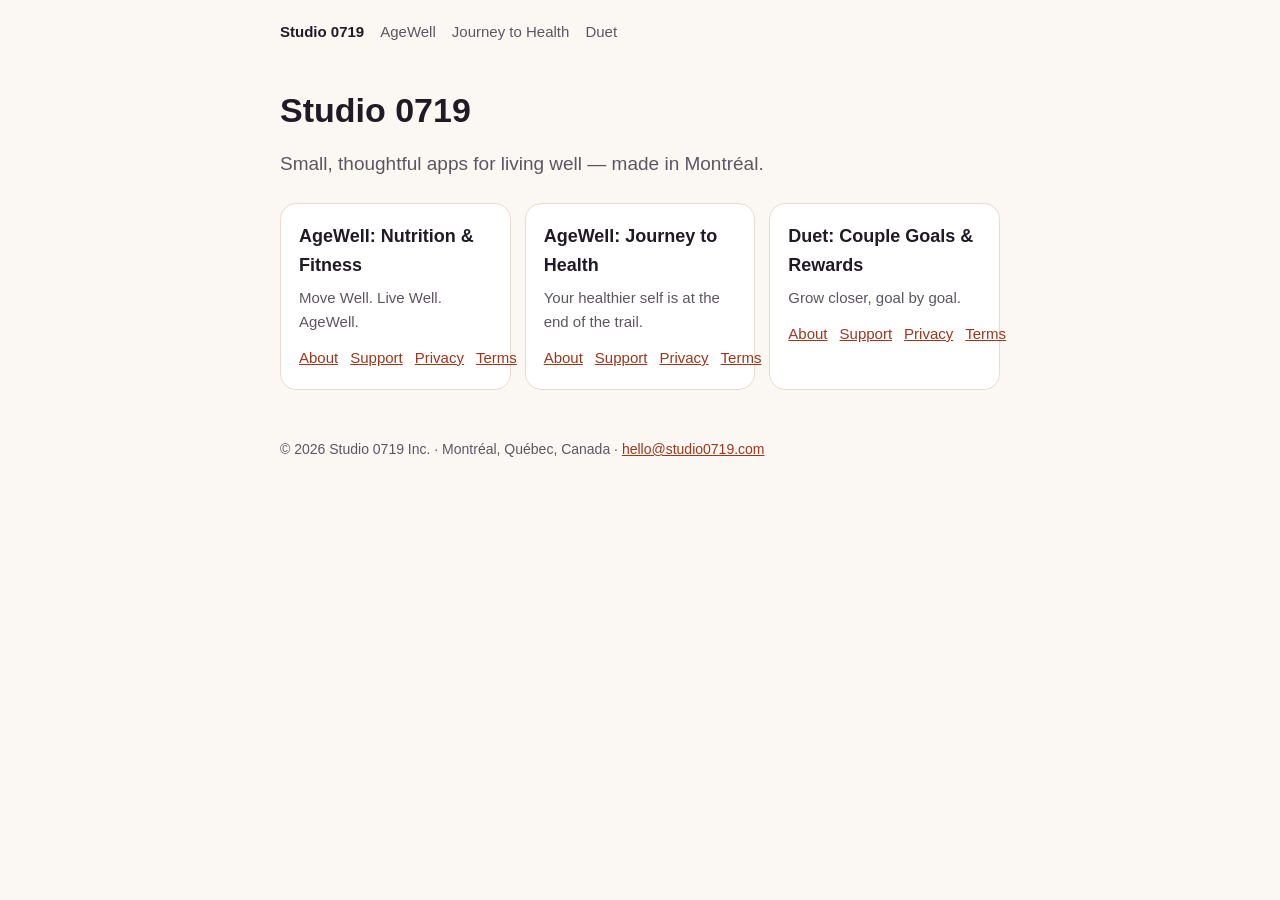
<file: index.html>
<!doctype html><html lang="en"><head><meta charset="utf-8">
<meta name="viewport" content="width=device-width,initial-scale=1"><title>Studio 0719</title>
<link rel="stylesheet" href="style.css"></head><body>
<header class="site"><a class="brand" href="index.html">Studio 0719</a>
<a href="agewell/">AgeWell</a><a href="journey/">Journey to Health</a><a href="duet/">Duet</a></header>
<main><h1>Studio 0719</h1>
<p class="lede">Small, thoughtful apps for living well — made in Montréal.</p><div class="cards"><div class="card"><h3>AgeWell: Nutrition & Fitness</h3><p>Move Well. Live Well. AgeWell.</p>
<div class="links"><a href="agewell/">About</a><a href="agewell/support.html">Support</a><a href="agewell/privacy.html">Privacy</a><a href="agewell/terms.html">Terms</a></div></div><div class="card"><h3>AgeWell: Journey to Health</h3><p>Your healthier self is at the end of the trail.</p>
<div class="links"><a href="journey/">About</a><a href="journey/support.html">Support</a><a href="journey/privacy.html">Privacy</a><a href="journey/terms.html">Terms</a></div></div><div class="card"><h3>Duet: Couple Goals & Rewards</h3><p>Grow closer, goal by goal.</p>
<div class="links"><a href="duet/">About</a><a href="duet/support.html">Support</a><a href="duet/privacy.html">Privacy</a><a href="duet/terms.html">Terms</a></div></div></div><footer>© 2026 Studio 0719 Inc. · Montréal, Québec, Canada · <a href="mailto:hello@studio0719.com">hello@studio0719.com</a></footer></main></body></html>
</file>
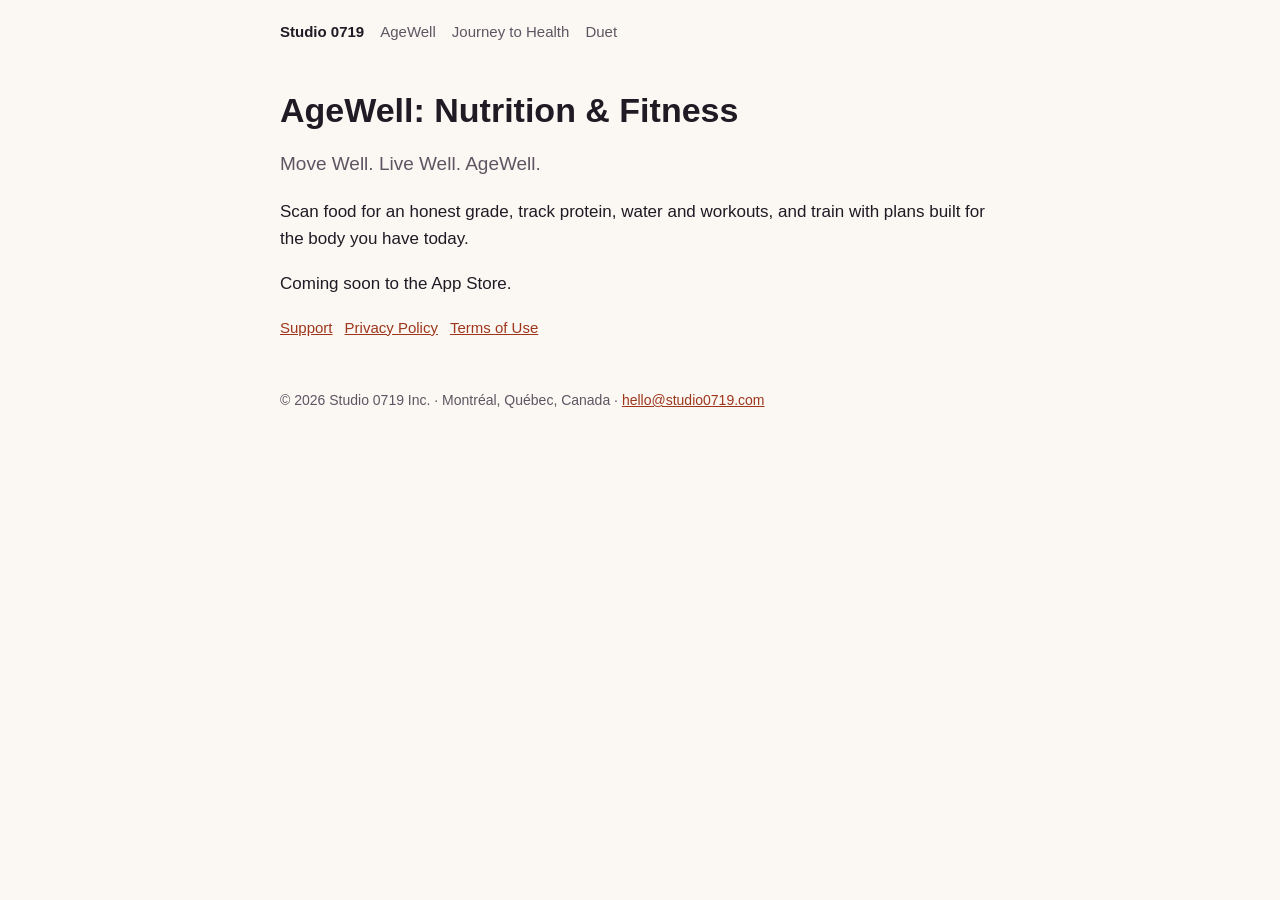
<file: agewell/index.html>
<!doctype html><html lang="en"><head><meta charset="utf-8">
<meta name="viewport" content="width=device-width,initial-scale=1"><title>AgeWell: Nutrition &amp; Fitness</title>
<link rel="stylesheet" href="../style.css"></head><body>
<header class="site"><a class="brand" href="../index.html">Studio 0719</a>
<a href="../agewell/">AgeWell</a><a href="../journey/">Journey to Health</a><a href="../duet/">Duet</a></header>
<main><h1>AgeWell: Nutrition & Fitness</h1><p class="lede">Move Well. Live Well. AgeWell.</p><p>Scan food for an honest grade, track protein, water and workouts, and train with plans built for the body you have today.</p>
<p>Coming soon to the App Store.</p>
<p class="links"><a href="support.html">Support</a><a href="privacy.html">Privacy Policy</a><a href="terms.html">Terms of Use</a></p><footer>© 2026 Studio 0719 Inc. · Montréal, Québec, Canada · <a href="mailto:hello@studio0719.com">hello@studio0719.com</a></footer></main></body></html>
</file>
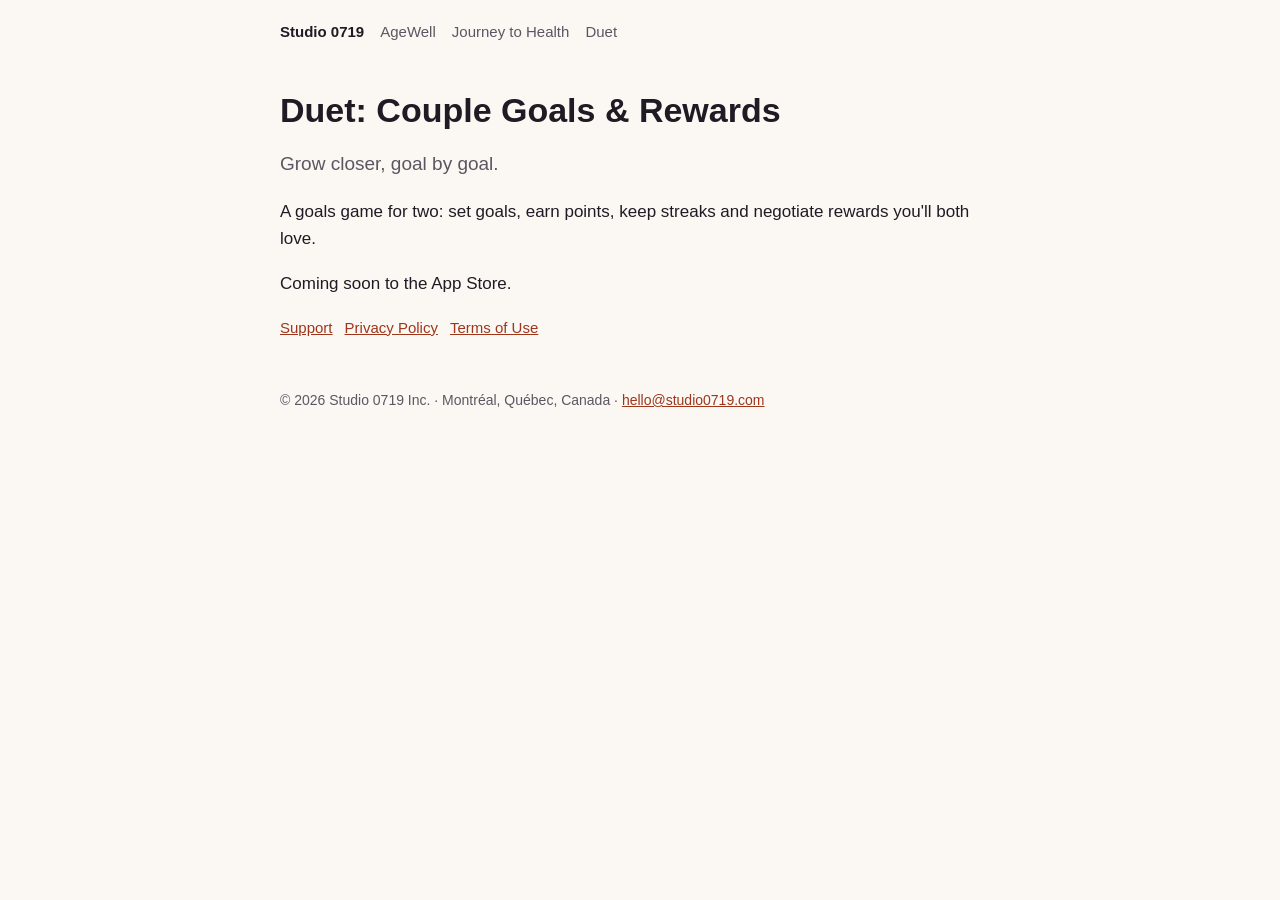
<file: duet/index.html>
<!doctype html><html lang="en"><head><meta charset="utf-8">
<meta name="viewport" content="width=device-width,initial-scale=1"><title>Duet: Couple Goals &amp; Rewards</title>
<link rel="stylesheet" href="../style.css"></head><body>
<header class="site"><a class="brand" href="../index.html">Studio 0719</a>
<a href="../agewell/">AgeWell</a><a href="../journey/">Journey to Health</a><a href="../duet/">Duet</a></header>
<main><h1>Duet: Couple Goals & Rewards</h1><p class="lede">Grow closer, goal by goal.</p><p>A goals game for two: set goals, earn points, keep streaks and negotiate rewards you&#x27;ll both love.</p>
<p>Coming soon to the App Store.</p>
<p class="links"><a href="support.html">Support</a><a href="privacy.html">Privacy Policy</a><a href="terms.html">Terms of Use</a></p><footer>© 2026 Studio 0719 Inc. · Montréal, Québec, Canada · <a href="mailto:hello@studio0719.com">hello@studio0719.com</a></footer></main></body></html>
</file>
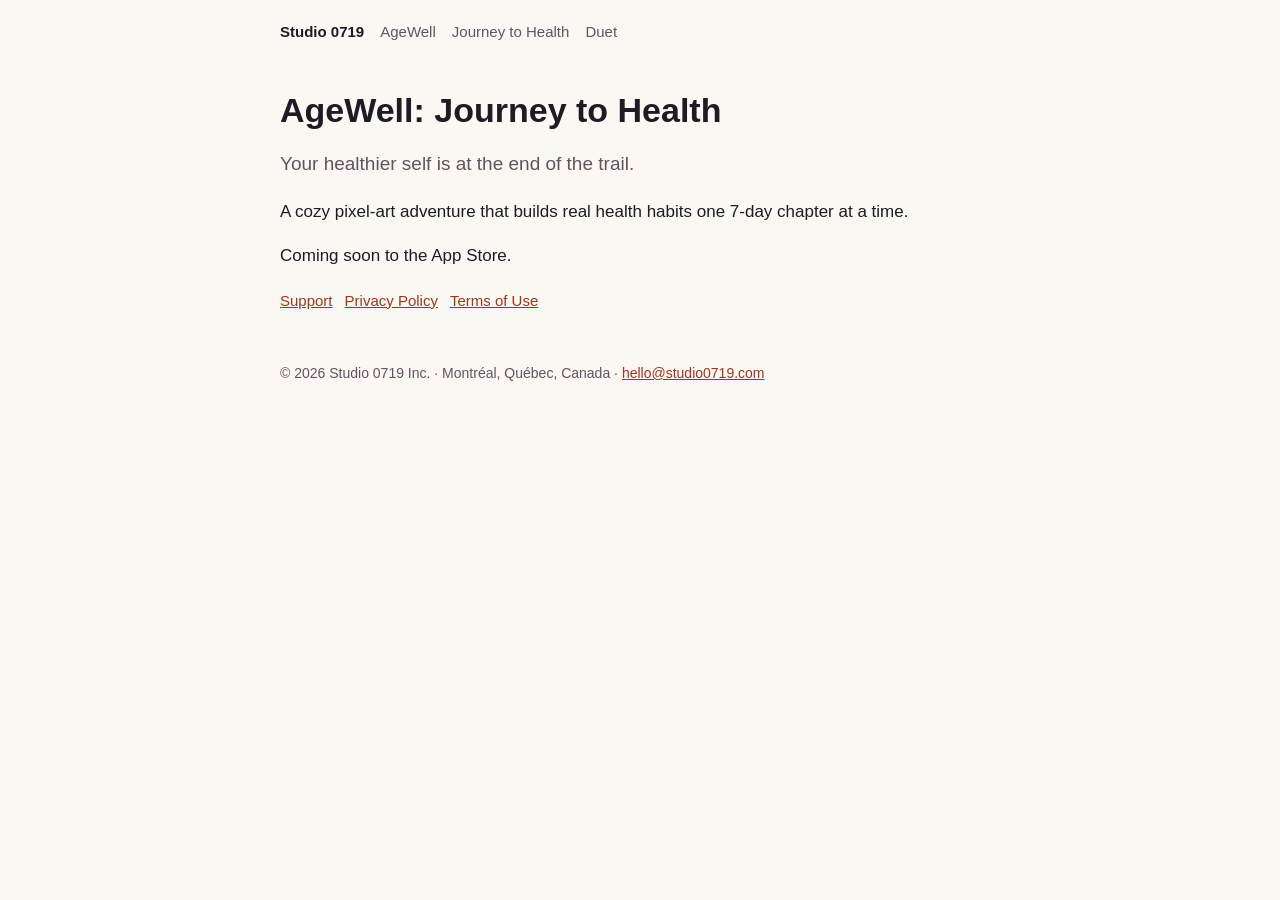
<file: journey/index.html>
<!doctype html><html lang="en"><head><meta charset="utf-8">
<meta name="viewport" content="width=device-width,initial-scale=1"><title>AgeWell: Journey to Health</title>
<link rel="stylesheet" href="../style.css"></head><body>
<header class="site"><a class="brand" href="../index.html">Studio 0719</a>
<a href="../agewell/">AgeWell</a><a href="../journey/">Journey to Health</a><a href="../duet/">Duet</a></header>
<main><h1>AgeWell: Journey to Health</h1><p class="lede">Your healthier self is at the end of the trail.</p><p>A cozy pixel-art adventure that builds real health habits one 7-day chapter at a time.</p>
<p>Coming soon to the App Store.</p>
<p class="links"><a href="support.html">Support</a><a href="privacy.html">Privacy Policy</a><a href="terms.html">Terms of Use</a></p><footer>© 2026 Studio 0719 Inc. · Montréal, Québec, Canada · <a href="mailto:hello@studio0719.com">hello@studio0719.com</a></footer></main></body></html>
</file>
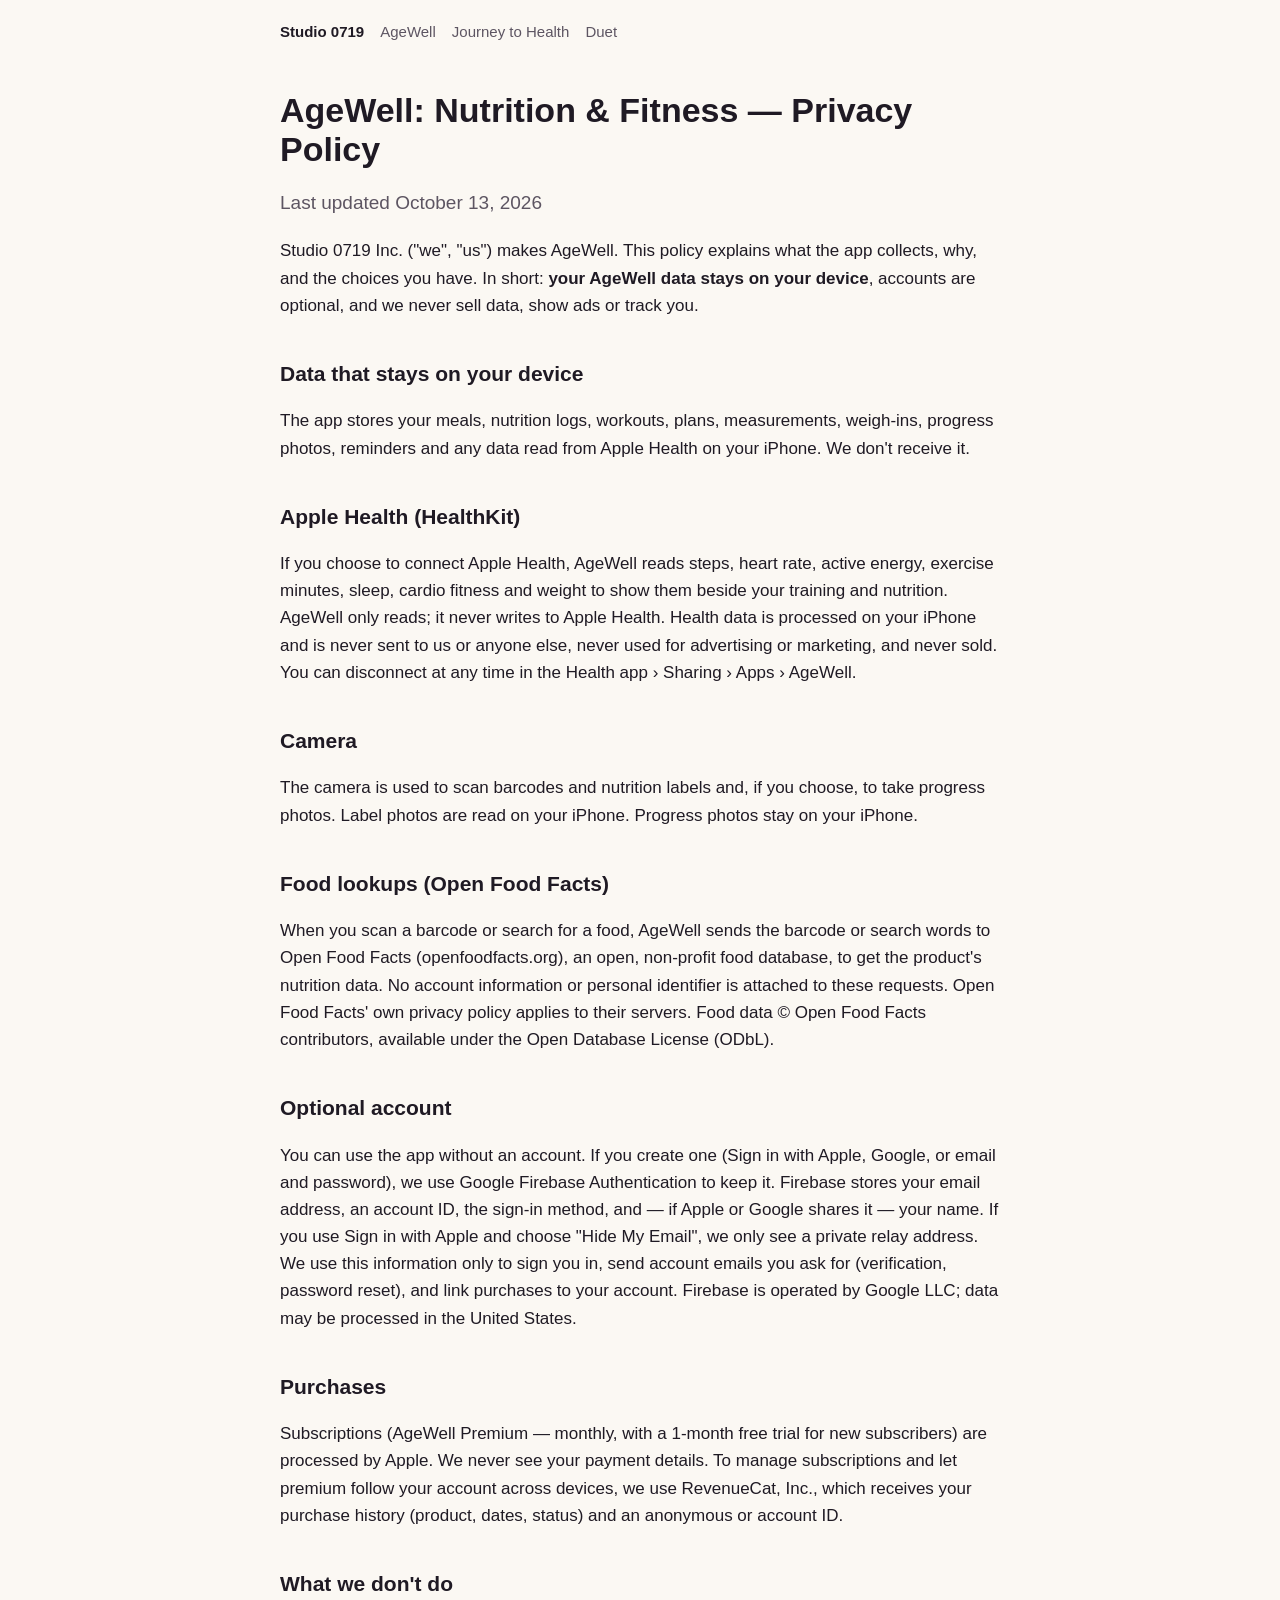
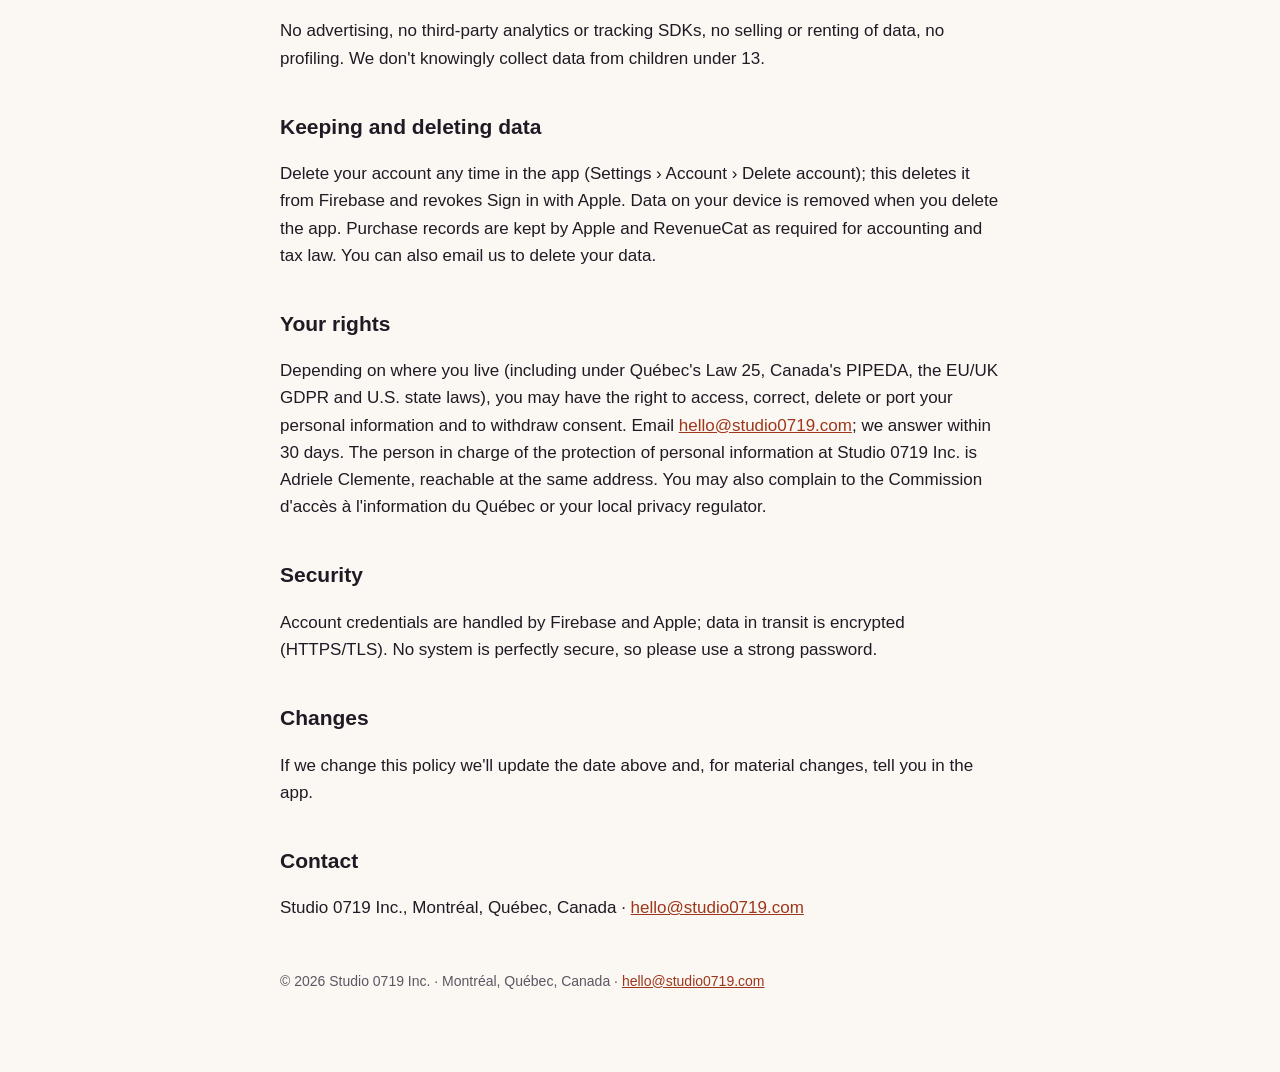
<file: agewell/privacy.html>
<!doctype html><html lang="en"><head><meta charset="utf-8">
<meta name="viewport" content="width=device-width,initial-scale=1"><title>AgeWell Privacy Policy</title>
<link rel="stylesheet" href="../style.css"></head><body>
<header class="site"><a class="brand" href="../index.html">Studio 0719</a>
<a href="../agewell/">AgeWell</a><a href="../journey/">Journey to Health</a><a href="../duet/">Duet</a></header>
<main><h1>AgeWell: Nutrition & Fitness — Privacy Policy</h1><p class="lede">Last updated October 13, 2026</p>
<p>Studio 0719 Inc. ("we", "us") makes AgeWell. This policy explains what the app collects, why, and the choices you have. In short: <strong>your AgeWell data stays on your device</strong>, accounts are optional, and we never sell data, show ads or track you.</p>
<h2>Data that stays on your device</h2><p>The app stores your meals, nutrition logs, workouts, plans, measurements, weigh-ins, progress photos, reminders and any data read from Apple Health on your iPhone. We don't receive it.</p>
<h2>Apple Health (HealthKit)</h2><p>If you choose to connect Apple Health, AgeWell reads steps, heart rate, active energy, exercise minutes, sleep, cardio fitness and weight to show them beside your training and nutrition. AgeWell only reads; it never writes to Apple Health. Health data is processed on your iPhone and is never sent to us or anyone else, never used for advertising or marketing, and never sold. You can disconnect at any time in the Health app › Sharing › Apps › AgeWell.</p><h2>Camera</h2><p>The camera is used to scan barcodes and nutrition labels and, if you choose, to take progress photos. Label photos are read on your iPhone. Progress photos stay on your iPhone.</p><h2>Food lookups (Open Food Facts)</h2><p>When you scan a barcode or search for a food, AgeWell sends the barcode or search words to Open Food Facts (openfoodfacts.org), an open, non-profit food database, to get the product&#x27;s nutrition data. No account information or personal identifier is attached to these requests. Open Food Facts&#x27; own privacy policy applies to their servers. Food data © Open Food Facts contributors, available under the Open Database License (ODbL).</p>
<h2>Optional account</h2><p>You can use the app without an account. If you create one (Sign in with Apple, Google, or email and password), we use Google Firebase Authentication to keep it. Firebase stores your email address, an account ID, the sign-in method, and — if Apple or Google shares it — your name. If you use Sign in with Apple and choose "Hide My Email", we only see a private relay address. We use this information only to sign you in, send account emails you ask for (verification, password reset), and link purchases to your account. Firebase is operated by Google LLC; data may be processed in the United States.</p>
<h2>Purchases</h2><p>Subscriptions (AgeWell Premium — monthly, with a 1-month free trial for new subscribers) are processed by Apple. We never see your payment details. To manage subscriptions and let premium follow your account across devices, we use RevenueCat, Inc., which receives your purchase history (product, dates, status) and an anonymous or account ID.</p>
<h2>What we don't do</h2><p>No advertising, no third-party analytics or tracking SDKs, no selling or renting of data, no profiling. We don't knowingly collect data from children under 13.</p>
<h2>Keeping and deleting data</h2><p>Delete your account any time in the app (Settings › Account › Delete account); this deletes it from Firebase and revokes Sign in with Apple. Data on your device is removed when you delete the app. Purchase records are kept by Apple and RevenueCat as required for accounting and tax law. You can also email us to delete your data.</p>
<h2>Your rights</h2><p>Depending on where you live (including under Québec's Law 25, Canada's PIPEDA, the EU/UK GDPR and U.S. state laws), you may have the right to access, correct, delete or port your personal information and to withdraw consent. Email <a href="mailto:hello@studio0719.com">hello@studio0719.com</a>; we answer within 30 days. The person in charge of the protection of personal information at Studio 0719 Inc. is Adriele Clemente, reachable at the same address. You may also complain to the Commission d'accès à l'information du Québec or your local privacy regulator.</p>
<h2>Security</h2><p>Account credentials are handled by Firebase and Apple; data in transit is encrypted (HTTPS/TLS). No system is perfectly secure, so please use a strong password.</p>
<h2>Changes</h2><p>If we change this policy we'll update the date above and, for material changes, tell you in the app.</p>
<h2>Contact</h2><p>Studio 0719 Inc., Montréal, Québec, Canada · <a href="mailto:hello@studio0719.com">hello@studio0719.com</a></p><footer>© 2026 Studio 0719 Inc. · Montréal, Québec, Canada · <a href="mailto:hello@studio0719.com">hello@studio0719.com</a></footer></main></body></html>
</file>
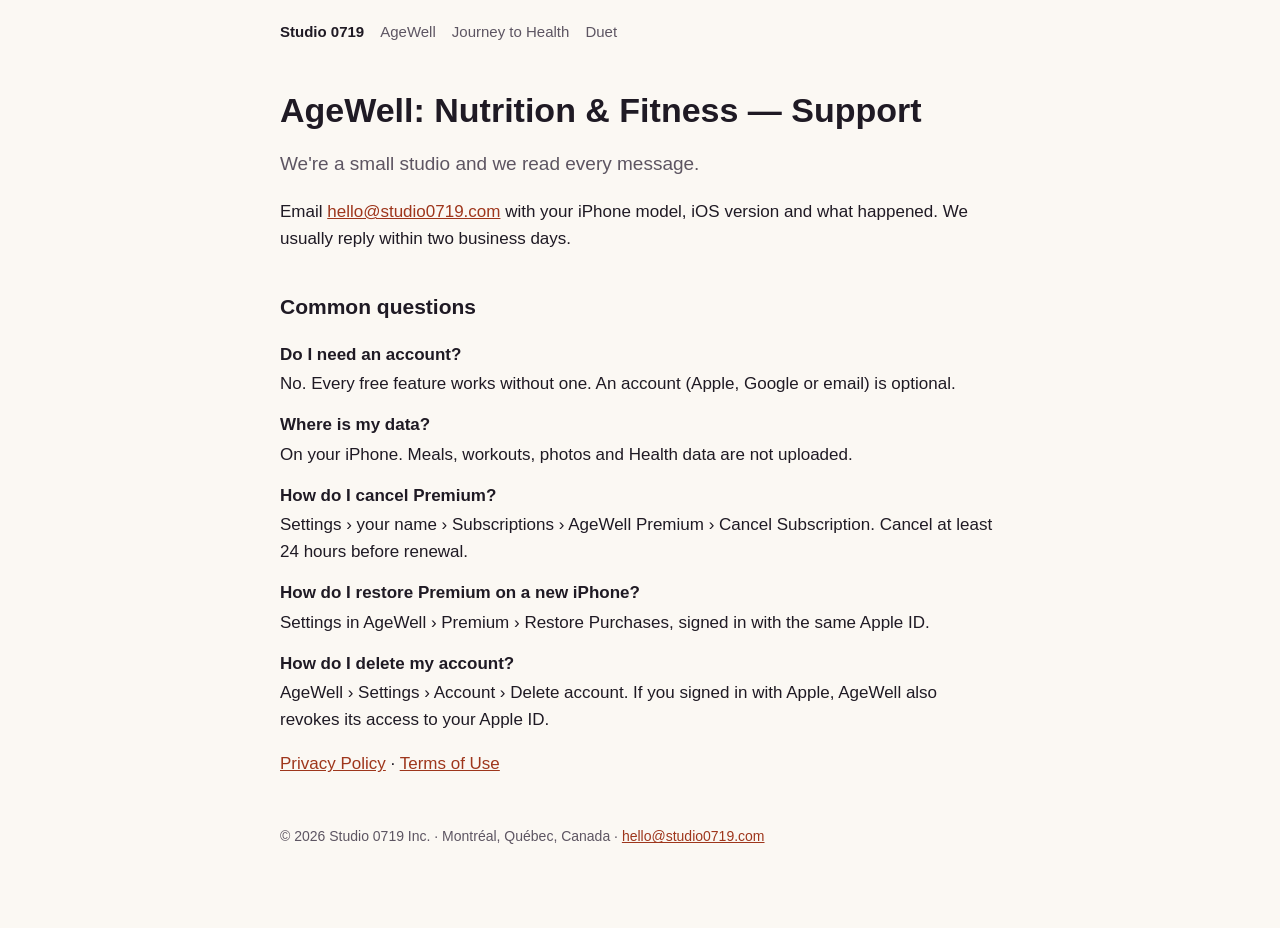
<file: agewell/support.html>
<!doctype html><html lang="en"><head><meta charset="utf-8">
<meta name="viewport" content="width=device-width,initial-scale=1"><title>AgeWell Support</title>
<link rel="stylesheet" href="../style.css"></head><body>
<header class="site"><a class="brand" href="../index.html">Studio 0719</a>
<a href="../agewell/">AgeWell</a><a href="../journey/">Journey to Health</a><a href="../duet/">Duet</a></header>
<main><h1>AgeWell: Nutrition & Fitness — Support</h1><p class="lede">We're a small studio and we read every message.</p>
<p>Email <a href="mailto:hello@studio0719.com?subject=AgeWell%20support">hello@studio0719.com</a> with your iPhone model, iOS version and what happened. We usually reply within two business days.</p>
<h2>Common questions</h2><dl><dt>Do I need an account?</dt><dd>No. Every free feature works without one. An account (Apple, Google or email) is optional.</dd><dt>Where is my data?</dt><dd>On your iPhone. Meals, workouts, photos and Health data are not uploaded.</dd><dt>How do I cancel Premium?</dt><dd>Settings › your name › Subscriptions › AgeWell Premium › Cancel Subscription. Cancel at least 24 hours before renewal.</dd><dt>How do I restore Premium on a new iPhone?</dt><dd>Settings in AgeWell › Premium › Restore Purchases, signed in with the same Apple ID.</dd><dt>How do I delete my account?</dt><dd>AgeWell › Settings › Account › Delete account. If you signed in with Apple, AgeWell also revokes its access to your Apple ID.</dd></dl>
<p><a href="privacy.html">Privacy Policy</a> · <a href="terms.html">Terms of Use</a></p><footer>© 2026 Studio 0719 Inc. · Montréal, Québec, Canada · <a href="mailto:hello@studio0719.com">hello@studio0719.com</a></footer></main></body></html>
</file>
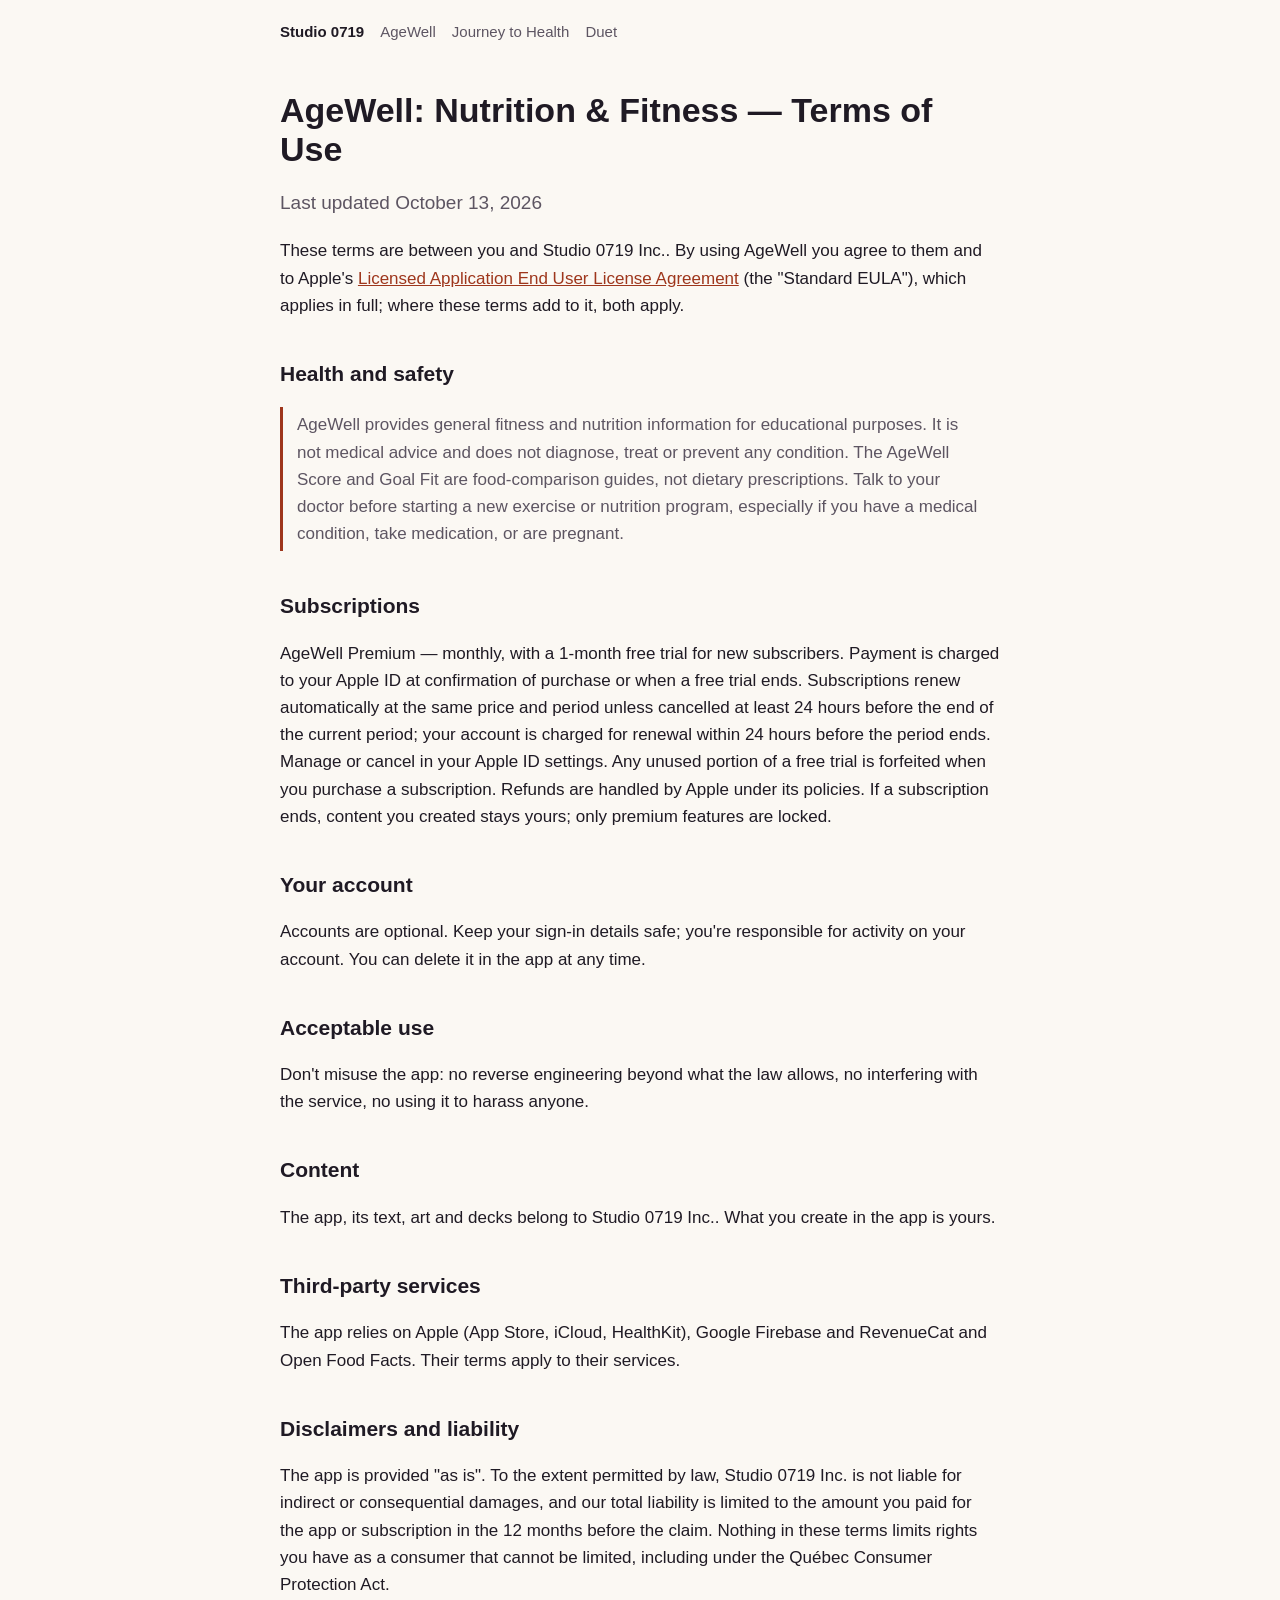
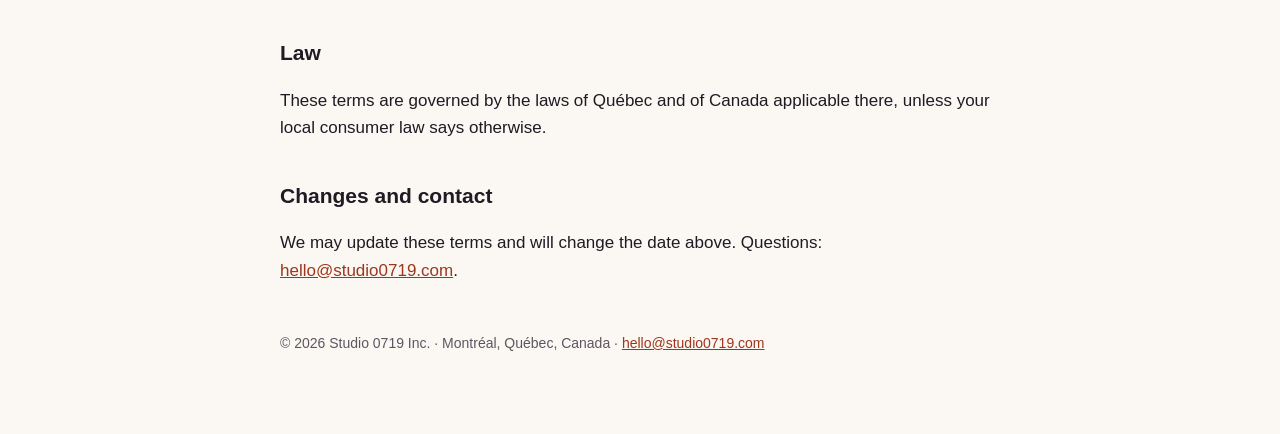
<file: agewell/terms.html>
<!doctype html><html lang="en"><head><meta charset="utf-8">
<meta name="viewport" content="width=device-width,initial-scale=1"><title>AgeWell Terms of Use</title>
<link rel="stylesheet" href="../style.css"></head><body>
<header class="site"><a class="brand" href="../index.html">Studio 0719</a>
<a href="../agewell/">AgeWell</a><a href="../journey/">Journey to Health</a><a href="../duet/">Duet</a></header>
<main><h1>AgeWell: Nutrition & Fitness — Terms of Use</h1><p class="lede">Last updated October 13, 2026</p>
<p>These terms are between you and Studio 0719 Inc.. By using AgeWell you agree to them and to Apple's <a href="https://www.apple.com/legal/internet-services/itunes/dev/stdeula/">Licensed Application End User License Agreement</a> (the "Standard EULA"), which applies in full; where these terms add to it, both apply.</p>
<h2>Health and safety</h2><p class="note">AgeWell provides general fitness and nutrition information for educational purposes. It is not medical advice and does not diagnose, treat or prevent any condition. The AgeWell Score and Goal Fit are food-comparison guides, not dietary prescriptions. Talk to your doctor before starting a new exercise or nutrition program, especially if you have a medical condition, take medication, or are pregnant.</p>
<h2>Subscriptions</h2><p>AgeWell Premium — monthly, with a 1-month free trial for new subscribers. Payment is charged to your Apple ID at confirmation of purchase or when a free trial ends. Subscriptions renew automatically at the same price and period unless cancelled at least 24 hours before the end of the current period; your account is charged for renewal within 24 hours before the period ends. Manage or cancel in your Apple ID settings. Any unused portion of a free trial is forfeited when you purchase a subscription. Refunds are handled by Apple under its policies. If a subscription ends, content you created stays yours; only premium features are locked.</p>
<h2>Your account</h2><p>Accounts are optional. Keep your sign-in details safe; you're responsible for activity on your account. You can delete it in the app at any time.</p>
<h2>Acceptable use</h2><p>Don't misuse the app: no reverse engineering beyond what the law allows, no interfering with the service, no using it to harass anyone.</p>
<h2>Content</h2><p>The app, its text, art and decks belong to Studio 0719 Inc.. What you create in the app is yours.</p>
<h2>Third-party services</h2><p>The app relies on Apple (App Store, iCloud, HealthKit), Google Firebase and RevenueCat and Open Food Facts. Their terms apply to their services.</p>
<h2>Disclaimers and liability</h2><p>The app is provided "as is". To the extent permitted by law, Studio 0719 Inc. is not liable for indirect or consequential damages, and our total liability is limited to the amount you paid for the app or subscription in the 12 months before the claim. Nothing in these terms limits rights you have as a consumer that cannot be limited, including under the Québec Consumer Protection Act.</p>
<h2>Law</h2><p>These terms are governed by the laws of Québec and of Canada applicable there, unless your local consumer law says otherwise.</p>
<h2>Changes and contact</h2><p>We may update these terms and will change the date above. Questions: <a href="mailto:hello@studio0719.com">hello@studio0719.com</a>.</p><footer>© 2026 Studio 0719 Inc. · Montréal, Québec, Canada · <a href="mailto:hello@studio0719.com">hello@studio0719.com</a></footer></main></body></html>
</file>
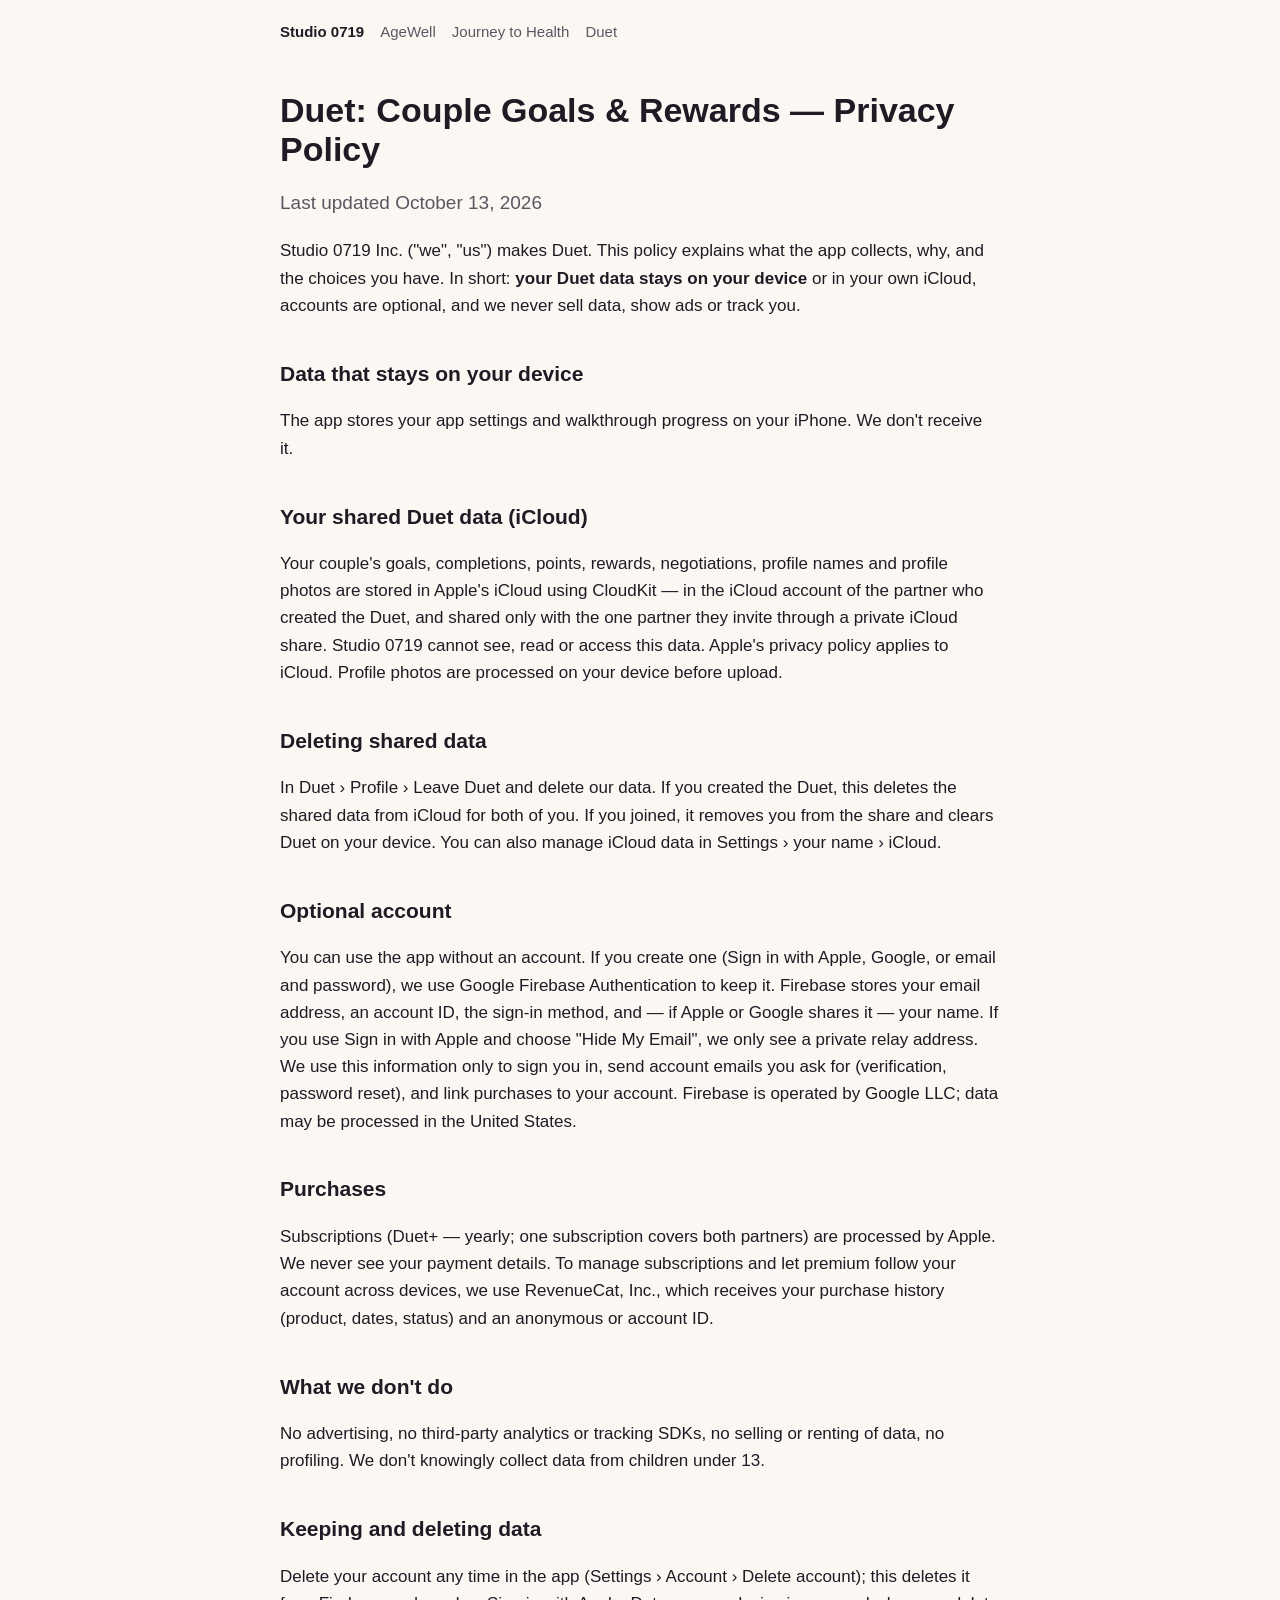
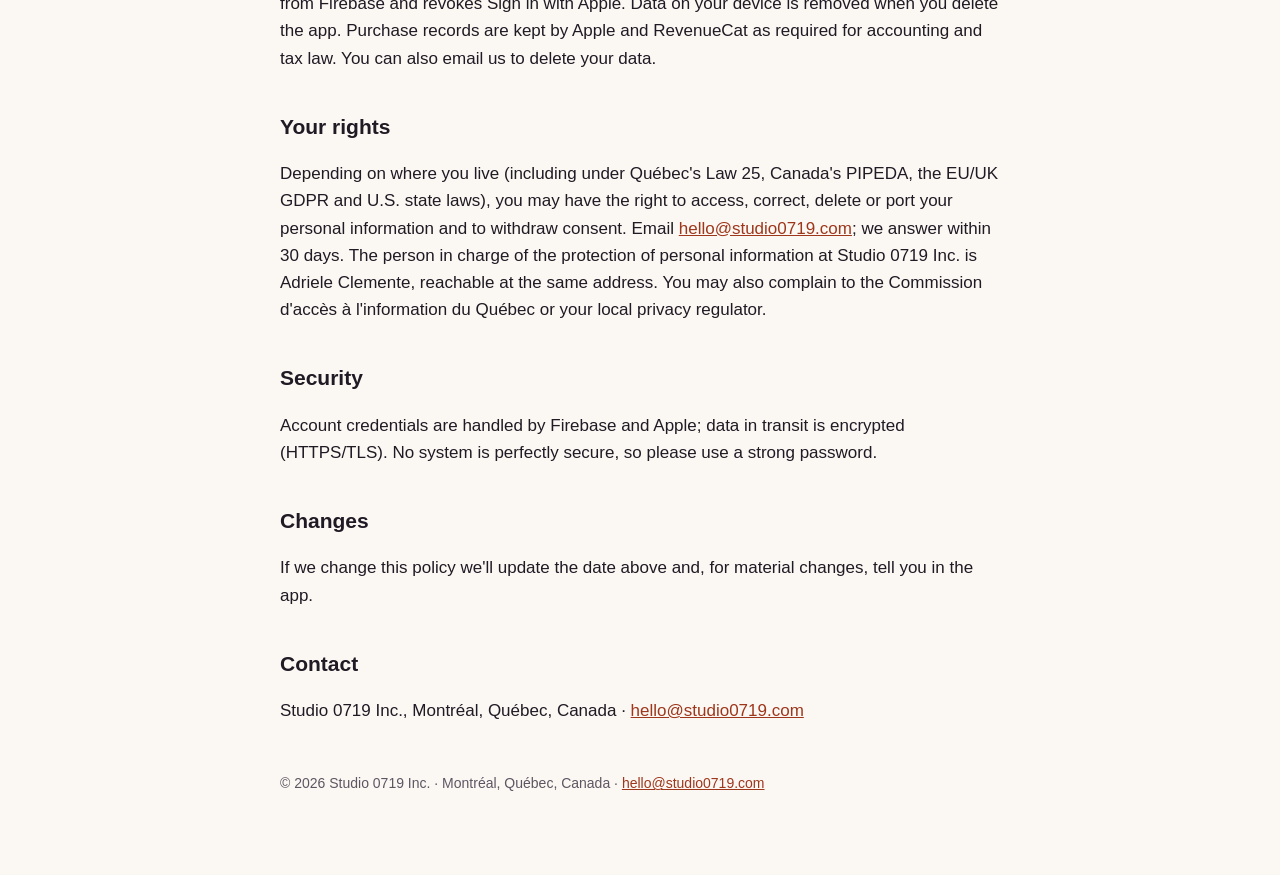
<file: duet/privacy.html>
<!doctype html><html lang="en"><head><meta charset="utf-8">
<meta name="viewport" content="width=device-width,initial-scale=1"><title>Duet Privacy Policy</title>
<link rel="stylesheet" href="../style.css"></head><body>
<header class="site"><a class="brand" href="../index.html">Studio 0719</a>
<a href="../agewell/">AgeWell</a><a href="../journey/">Journey to Health</a><a href="../duet/">Duet</a></header>
<main><h1>Duet: Couple Goals & Rewards — Privacy Policy</h1><p class="lede">Last updated October 13, 2026</p>
<p>Studio 0719 Inc. ("we", "us") makes Duet. This policy explains what the app collects, why, and the choices you have. In short: <strong>your Duet data stays on your device</strong> or in your own iCloud, accounts are optional, and we never sell data, show ads or track you.</p>
<h2>Data that stays on your device</h2><p>The app stores your app settings and walkthrough progress on your iPhone. We don't receive it.</p>
<h2>Your shared Duet data (iCloud)</h2><p>Your couple&#x27;s goals, completions, points, rewards, negotiations, profile names and profile photos are stored in Apple&#x27;s iCloud using CloudKit — in the iCloud account of the partner who created the Duet, and shared only with the one partner they invite through a private iCloud share. Studio 0719 cannot see, read or access this data. Apple&#x27;s privacy policy applies to iCloud. Profile photos are processed on your device before upload.</p><h2>Deleting shared data</h2><p>In Duet › Profile › Leave Duet and delete our data. If you created the Duet, this deletes the shared data from iCloud for both of you. If you joined, it removes you from the share and clears Duet on your device. You can also manage iCloud data in Settings › your name › iCloud.</p>
<h2>Optional account</h2><p>You can use the app without an account. If you create one (Sign in with Apple, Google, or email and password), we use Google Firebase Authentication to keep it. Firebase stores your email address, an account ID, the sign-in method, and — if Apple or Google shares it — your name. If you use Sign in with Apple and choose "Hide My Email", we only see a private relay address. We use this information only to sign you in, send account emails you ask for (verification, password reset), and link purchases to your account. Firebase is operated by Google LLC; data may be processed in the United States.</p>
<h2>Purchases</h2><p>Subscriptions (Duet+ — yearly; one subscription covers both partners) are processed by Apple. We never see your payment details. To manage subscriptions and let premium follow your account across devices, we use RevenueCat, Inc., which receives your purchase history (product, dates, status) and an anonymous or account ID.</p>
<h2>What we don't do</h2><p>No advertising, no third-party analytics or tracking SDKs, no selling or renting of data, no profiling. We don't knowingly collect data from children under 13.</p>
<h2>Keeping and deleting data</h2><p>Delete your account any time in the app (Settings › Account › Delete account); this deletes it from Firebase and revokes Sign in with Apple. Data on your device is removed when you delete the app. Purchase records are kept by Apple and RevenueCat as required for accounting and tax law. You can also email us to delete your data.</p>
<h2>Your rights</h2><p>Depending on where you live (including under Québec's Law 25, Canada's PIPEDA, the EU/UK GDPR and U.S. state laws), you may have the right to access, correct, delete or port your personal information and to withdraw consent. Email <a href="mailto:hello@studio0719.com">hello@studio0719.com</a>; we answer within 30 days. The person in charge of the protection of personal information at Studio 0719 Inc. is Adriele Clemente, reachable at the same address. You may also complain to the Commission d'accès à l'information du Québec or your local privacy regulator.</p>
<h2>Security</h2><p>Account credentials are handled by Firebase and Apple; data in transit is encrypted (HTTPS/TLS). No system is perfectly secure, so please use a strong password.</p>
<h2>Changes</h2><p>If we change this policy we'll update the date above and, for material changes, tell you in the app.</p>
<h2>Contact</h2><p>Studio 0719 Inc., Montréal, Québec, Canada · <a href="mailto:hello@studio0719.com">hello@studio0719.com</a></p><footer>© 2026 Studio 0719 Inc. · Montréal, Québec, Canada · <a href="mailto:hello@studio0719.com">hello@studio0719.com</a></footer></main></body></html>
</file>
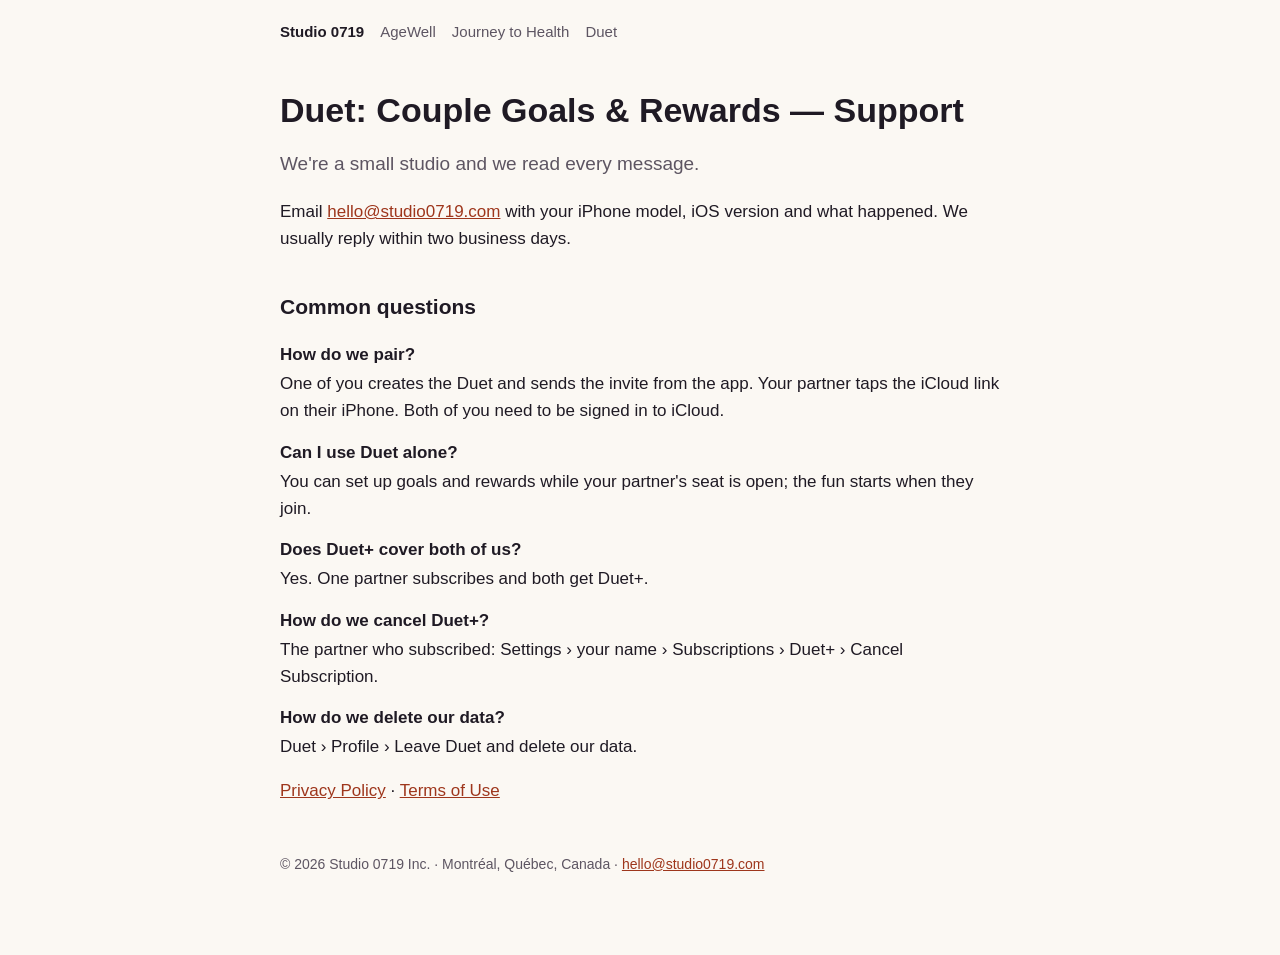
<file: duet/support.html>
<!doctype html><html lang="en"><head><meta charset="utf-8">
<meta name="viewport" content="width=device-width,initial-scale=1"><title>Duet Support</title>
<link rel="stylesheet" href="../style.css"></head><body>
<header class="site"><a class="brand" href="../index.html">Studio 0719</a>
<a href="../agewell/">AgeWell</a><a href="../journey/">Journey to Health</a><a href="../duet/">Duet</a></header>
<main><h1>Duet: Couple Goals & Rewards — Support</h1><p class="lede">We're a small studio and we read every message.</p>
<p>Email <a href="mailto:hello@studio0719.com?subject=Duet%20support">hello@studio0719.com</a> with your iPhone model, iOS version and what happened. We usually reply within two business days.</p>
<h2>Common questions</h2><dl><dt>How do we pair?</dt><dd>One of you creates the Duet and sends the invite from the app. Your partner taps the iCloud link on their iPhone. Both of you need to be signed in to iCloud.</dd><dt>Can I use Duet alone?</dt><dd>You can set up goals and rewards while your partner&#x27;s seat is open; the fun starts when they join.</dd><dt>Does Duet+ cover both of us?</dt><dd>Yes. One partner subscribes and both get Duet+.</dd><dt>How do we cancel Duet+?</dt><dd>The partner who subscribed: Settings › your name › Subscriptions › Duet+ › Cancel Subscription.</dd><dt>How do we delete our data?</dt><dd>Duet › Profile › Leave Duet and delete our data.</dd></dl>
<p><a href="privacy.html">Privacy Policy</a> · <a href="terms.html">Terms of Use</a></p><footer>© 2026 Studio 0719 Inc. · Montréal, Québec, Canada · <a href="mailto:hello@studio0719.com">hello@studio0719.com</a></footer></main></body></html>
</file>
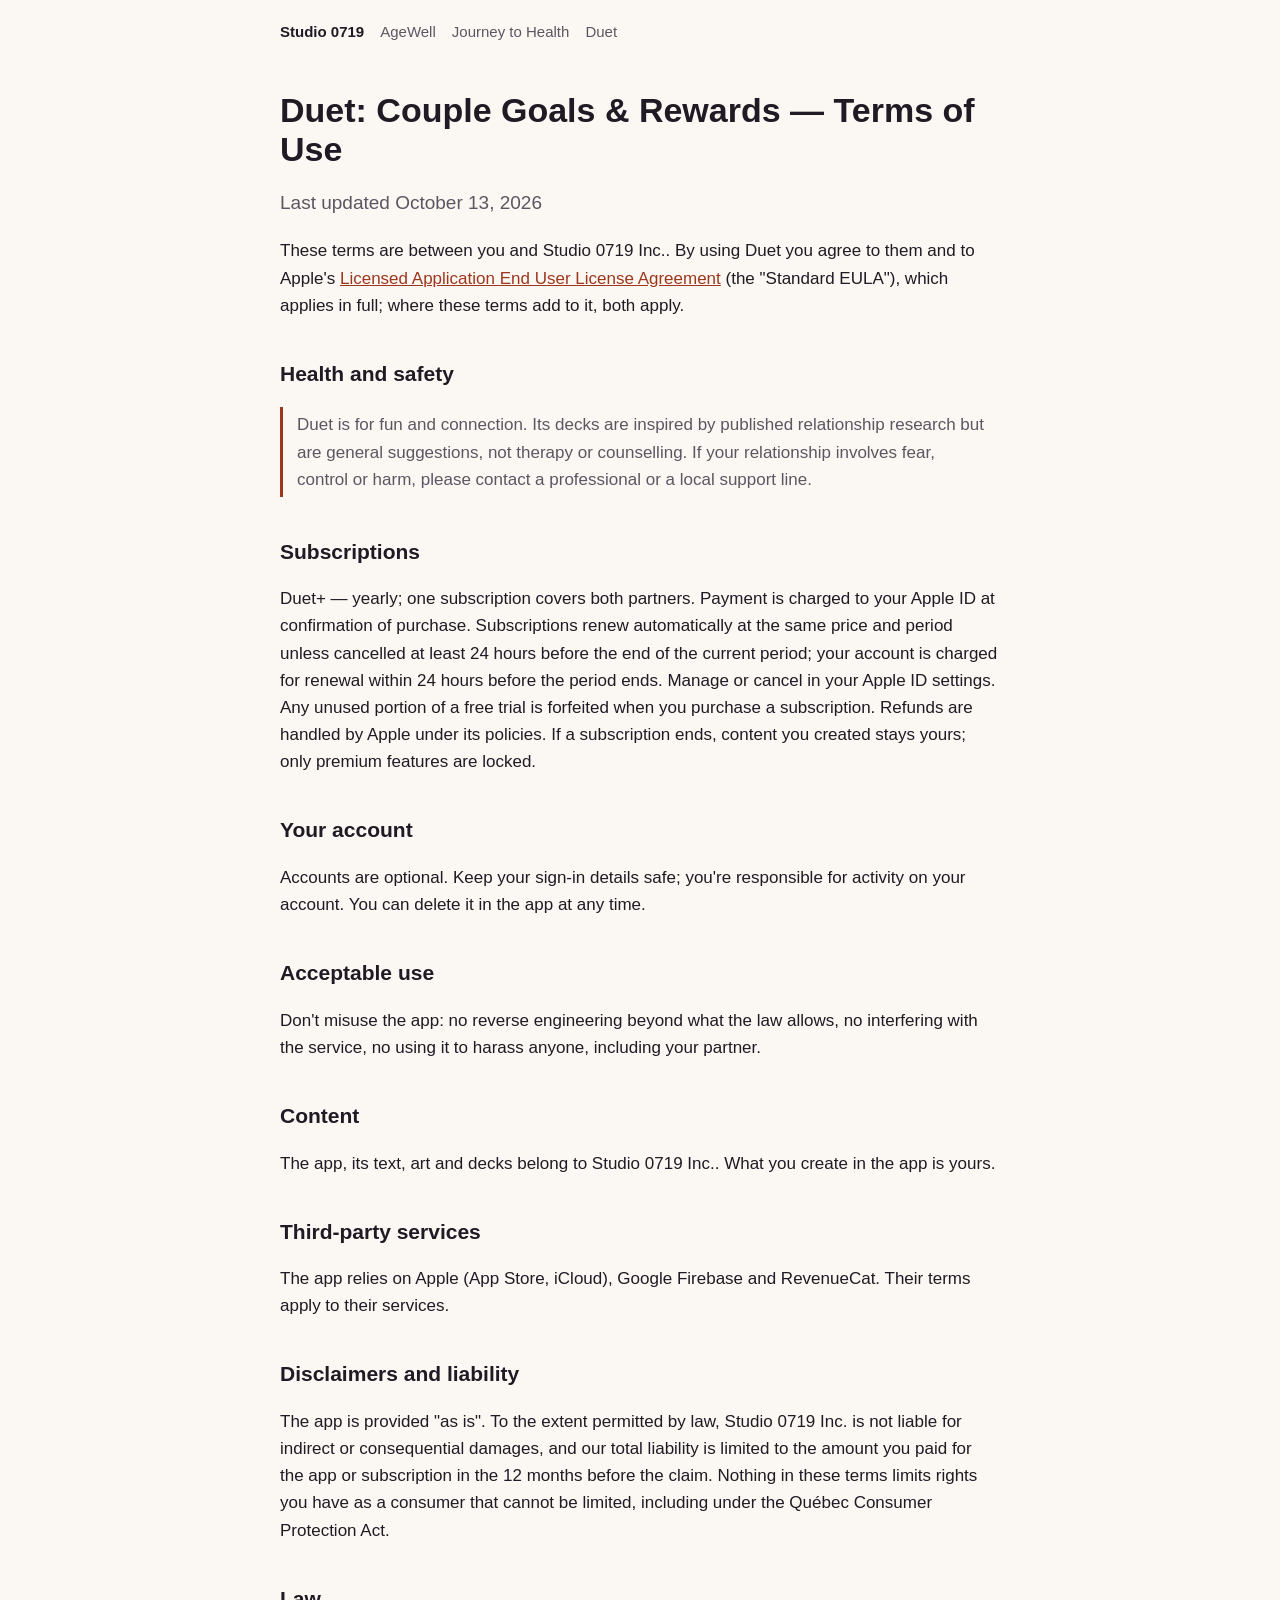
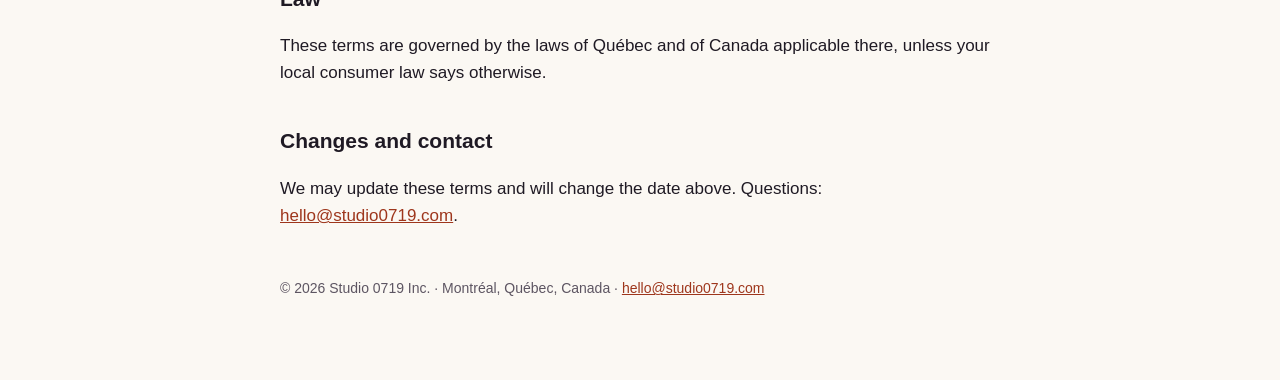
<file: duet/terms.html>
<!doctype html><html lang="en"><head><meta charset="utf-8">
<meta name="viewport" content="width=device-width,initial-scale=1"><title>Duet Terms of Use</title>
<link rel="stylesheet" href="../style.css"></head><body>
<header class="site"><a class="brand" href="../index.html">Studio 0719</a>
<a href="../agewell/">AgeWell</a><a href="../journey/">Journey to Health</a><a href="../duet/">Duet</a></header>
<main><h1>Duet: Couple Goals & Rewards — Terms of Use</h1><p class="lede">Last updated October 13, 2026</p>
<p>These terms are between you and Studio 0719 Inc.. By using Duet you agree to them and to Apple's <a href="https://www.apple.com/legal/internet-services/itunes/dev/stdeula/">Licensed Application End User License Agreement</a> (the "Standard EULA"), which applies in full; where these terms add to it, both apply.</p>
<h2>Health and safety</h2><p class="note">Duet is for fun and connection. Its decks are inspired by published relationship research but are general suggestions, not therapy or counselling. If your relationship involves fear, control or harm, please contact a professional or a local support line.</p>
<h2>Subscriptions</h2><p>Duet+ — yearly; one subscription covers both partners. Payment is charged to your Apple ID at confirmation of purchase. Subscriptions renew automatically at the same price and period unless cancelled at least 24 hours before the end of the current period; your account is charged for renewal within 24 hours before the period ends. Manage or cancel in your Apple ID settings. Any unused portion of a free trial is forfeited when you purchase a subscription. Refunds are handled by Apple under its policies. If a subscription ends, content you created stays yours; only premium features are locked.</p>
<h2>Your account</h2><p>Accounts are optional. Keep your sign-in details safe; you're responsible for activity on your account. You can delete it in the app at any time.</p>
<h2>Acceptable use</h2><p>Don't misuse the app: no reverse engineering beyond what the law allows, no interfering with the service, no using it to harass anyone, including your partner.</p>
<h2>Content</h2><p>The app, its text, art and decks belong to Studio 0719 Inc.. What you create in the app is yours.</p>
<h2>Third-party services</h2><p>The app relies on Apple (App Store, iCloud), Google Firebase and RevenueCat. Their terms apply to their services.</p>
<h2>Disclaimers and liability</h2><p>The app is provided "as is". To the extent permitted by law, Studio 0719 Inc. is not liable for indirect or consequential damages, and our total liability is limited to the amount you paid for the app or subscription in the 12 months before the claim. Nothing in these terms limits rights you have as a consumer that cannot be limited, including under the Québec Consumer Protection Act.</p>
<h2>Law</h2><p>These terms are governed by the laws of Québec and of Canada applicable there, unless your local consumer law says otherwise.</p>
<h2>Changes and contact</h2><p>We may update these terms and will change the date above. Questions: <a href="mailto:hello@studio0719.com">hello@studio0719.com</a>.</p><footer>© 2026 Studio 0719 Inc. · Montréal, Québec, Canada · <a href="mailto:hello@studio0719.com">hello@studio0719.com</a></footer></main></body></html>
</file>
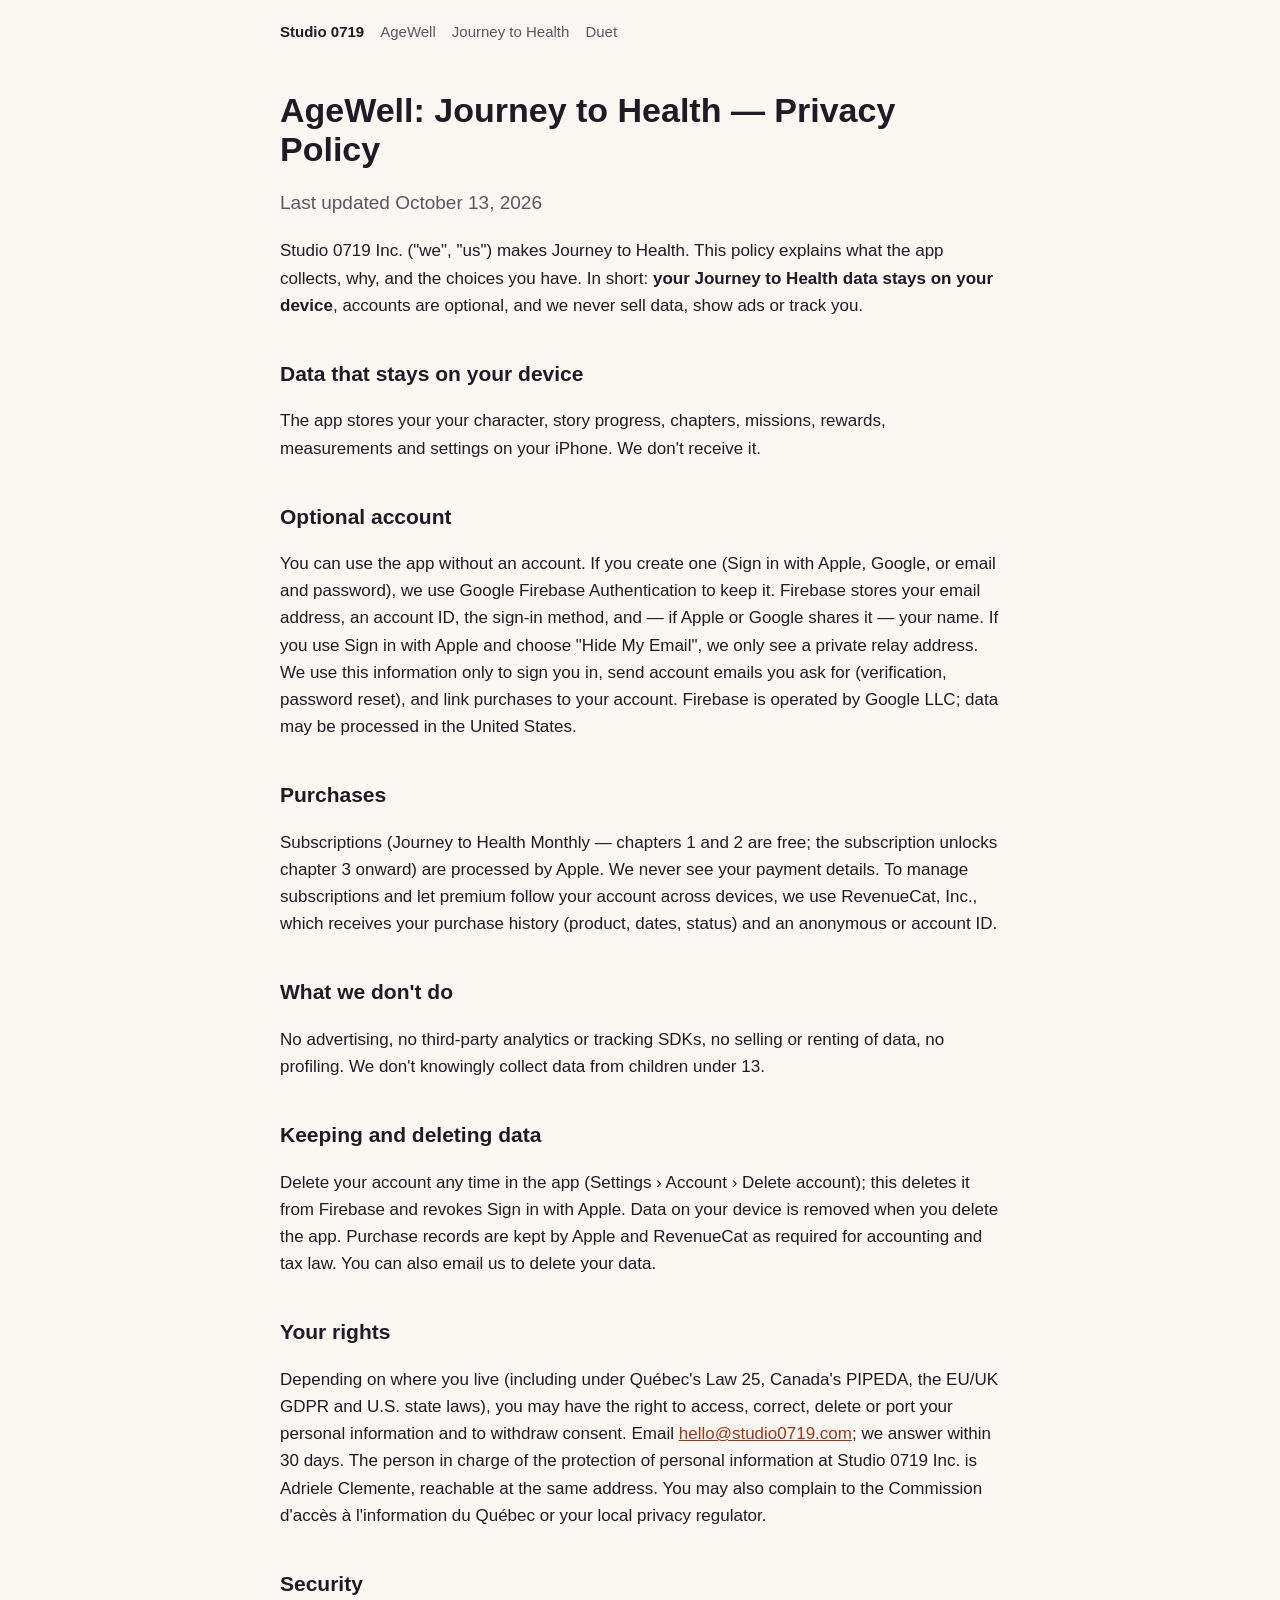
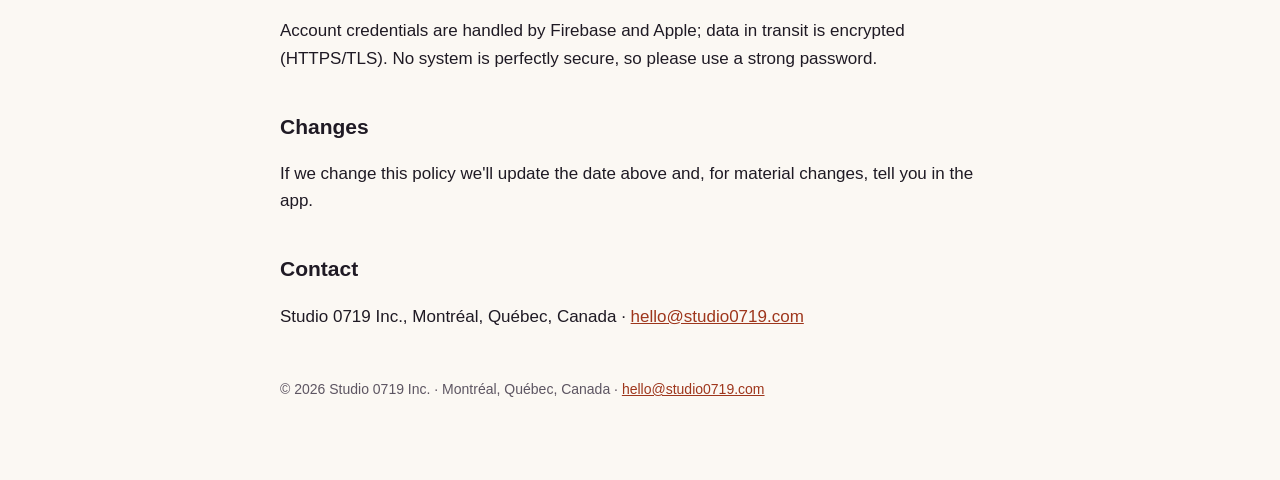
<file: journey/privacy.html>
<!doctype html><html lang="en"><head><meta charset="utf-8">
<meta name="viewport" content="width=device-width,initial-scale=1"><title>Journey to Health Privacy Policy</title>
<link rel="stylesheet" href="../style.css"></head><body>
<header class="site"><a class="brand" href="../index.html">Studio 0719</a>
<a href="../agewell/">AgeWell</a><a href="../journey/">Journey to Health</a><a href="../duet/">Duet</a></header>
<main><h1>AgeWell: Journey to Health — Privacy Policy</h1><p class="lede">Last updated October 13, 2026</p>
<p>Studio 0719 Inc. ("we", "us") makes Journey to Health. This policy explains what the app collects, why, and the choices you have. In short: <strong>your Journey to Health data stays on your device</strong>, accounts are optional, and we never sell data, show ads or track you.</p>
<h2>Data that stays on your device</h2><p>The app stores your your character, story progress, chapters, missions, rewards, measurements and settings on your iPhone. We don't receive it.</p>

<h2>Optional account</h2><p>You can use the app without an account. If you create one (Sign in with Apple, Google, or email and password), we use Google Firebase Authentication to keep it. Firebase stores your email address, an account ID, the sign-in method, and — if Apple or Google shares it — your name. If you use Sign in with Apple and choose "Hide My Email", we only see a private relay address. We use this information only to sign you in, send account emails you ask for (verification, password reset), and link purchases to your account. Firebase is operated by Google LLC; data may be processed in the United States.</p>
<h2>Purchases</h2><p>Subscriptions (Journey to Health Monthly — chapters 1 and 2 are free; the subscription unlocks chapter 3 onward) are processed by Apple. We never see your payment details. To manage subscriptions and let premium follow your account across devices, we use RevenueCat, Inc., which receives your purchase history (product, dates, status) and an anonymous or account ID.</p>
<h2>What we don't do</h2><p>No advertising, no third-party analytics or tracking SDKs, no selling or renting of data, no profiling. We don't knowingly collect data from children under 13.</p>
<h2>Keeping and deleting data</h2><p>Delete your account any time in the app (Settings › Account › Delete account); this deletes it from Firebase and revokes Sign in with Apple. Data on your device is removed when you delete the app. Purchase records are kept by Apple and RevenueCat as required for accounting and tax law. You can also email us to delete your data.</p>
<h2>Your rights</h2><p>Depending on where you live (including under Québec's Law 25, Canada's PIPEDA, the EU/UK GDPR and U.S. state laws), you may have the right to access, correct, delete or port your personal information and to withdraw consent. Email <a href="mailto:hello@studio0719.com">hello@studio0719.com</a>; we answer within 30 days. The person in charge of the protection of personal information at Studio 0719 Inc. is Adriele Clemente, reachable at the same address. You may also complain to the Commission d'accès à l'information du Québec or your local privacy regulator.</p>
<h2>Security</h2><p>Account credentials are handled by Firebase and Apple; data in transit is encrypted (HTTPS/TLS). No system is perfectly secure, so please use a strong password.</p>
<h2>Changes</h2><p>If we change this policy we'll update the date above and, for material changes, tell you in the app.</p>
<h2>Contact</h2><p>Studio 0719 Inc., Montréal, Québec, Canada · <a href="mailto:hello@studio0719.com">hello@studio0719.com</a></p><footer>© 2026 Studio 0719 Inc. · Montréal, Québec, Canada · <a href="mailto:hello@studio0719.com">hello@studio0719.com</a></footer></main></body></html>
</file>
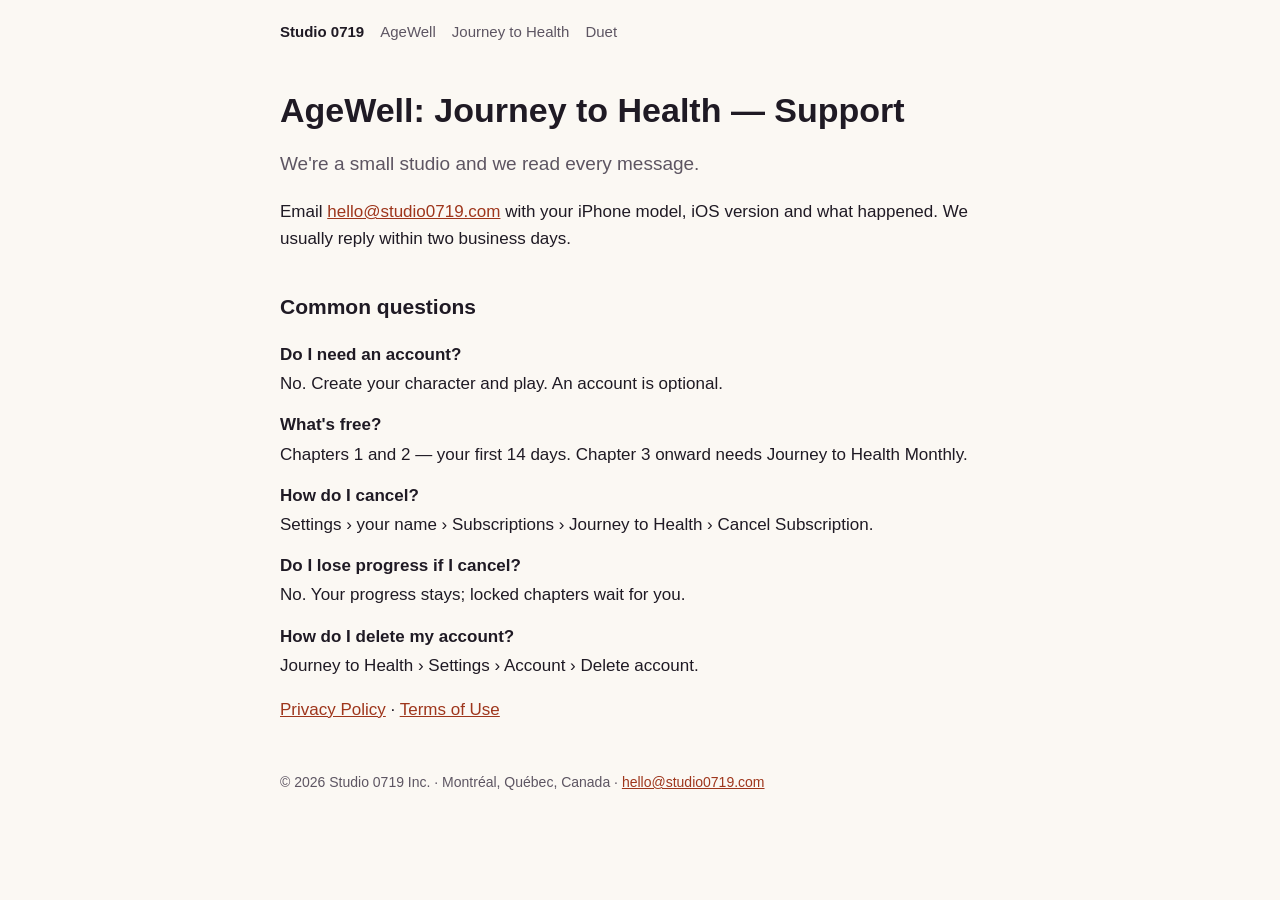
<file: journey/support.html>
<!doctype html><html lang="en"><head><meta charset="utf-8">
<meta name="viewport" content="width=device-width,initial-scale=1"><title>Journey to Health Support</title>
<link rel="stylesheet" href="../style.css"></head><body>
<header class="site"><a class="brand" href="../index.html">Studio 0719</a>
<a href="../agewell/">AgeWell</a><a href="../journey/">Journey to Health</a><a href="../duet/">Duet</a></header>
<main><h1>AgeWell: Journey to Health — Support</h1><p class="lede">We're a small studio and we read every message.</p>
<p>Email <a href="mailto:hello@studio0719.com?subject=Journey to Health%20support">hello@studio0719.com</a> with your iPhone model, iOS version and what happened. We usually reply within two business days.</p>
<h2>Common questions</h2><dl><dt>Do I need an account?</dt><dd>No. Create your character and play. An account is optional.</dd><dt>What&#x27;s free?</dt><dd>Chapters 1 and 2 — your first 14 days. Chapter 3 onward needs Journey to Health Monthly.</dd><dt>How do I cancel?</dt><dd>Settings › your name › Subscriptions › Journey to Health › Cancel Subscription.</dd><dt>Do I lose progress if I cancel?</dt><dd>No. Your progress stays; locked chapters wait for you.</dd><dt>How do I delete my account?</dt><dd>Journey to Health › Settings › Account › Delete account.</dd></dl>
<p><a href="privacy.html">Privacy Policy</a> · <a href="terms.html">Terms of Use</a></p><footer>© 2026 Studio 0719 Inc. · Montréal, Québec, Canada · <a href="mailto:hello@studio0719.com">hello@studio0719.com</a></footer></main></body></html>
</file>
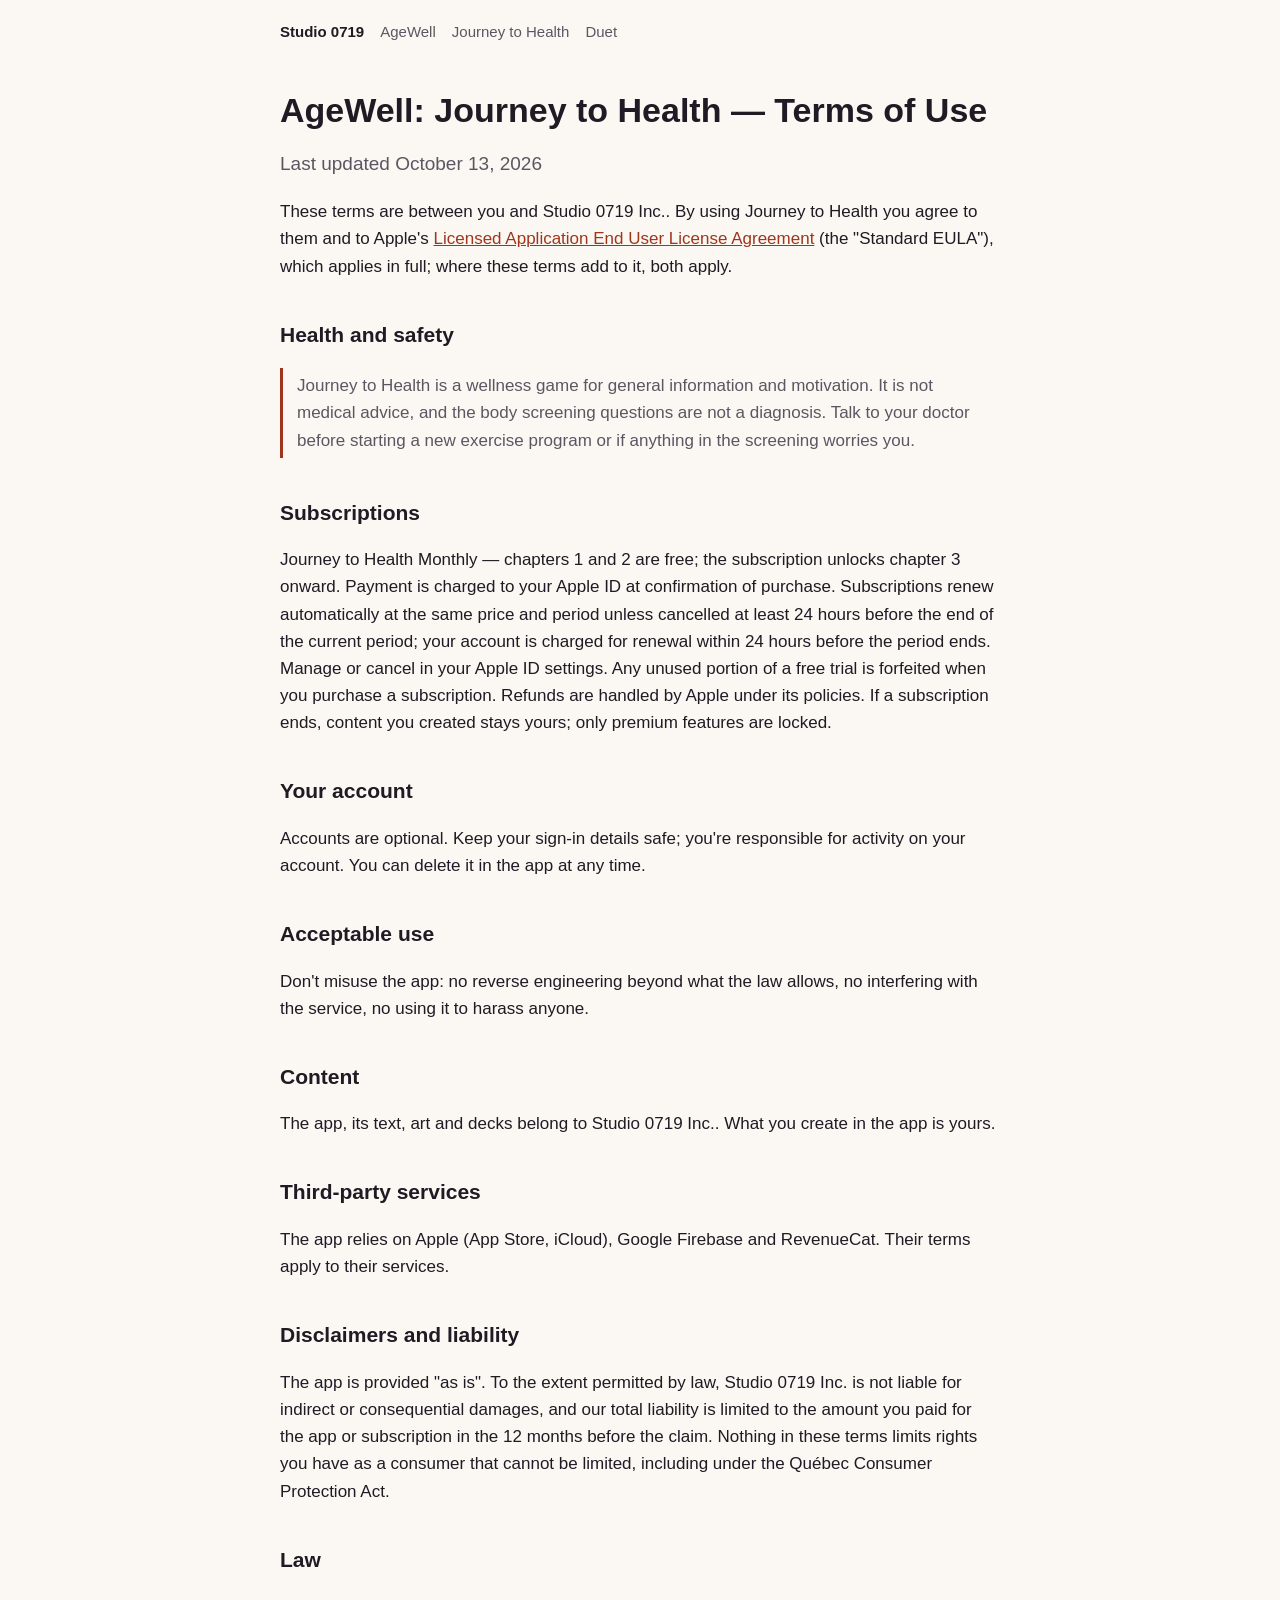
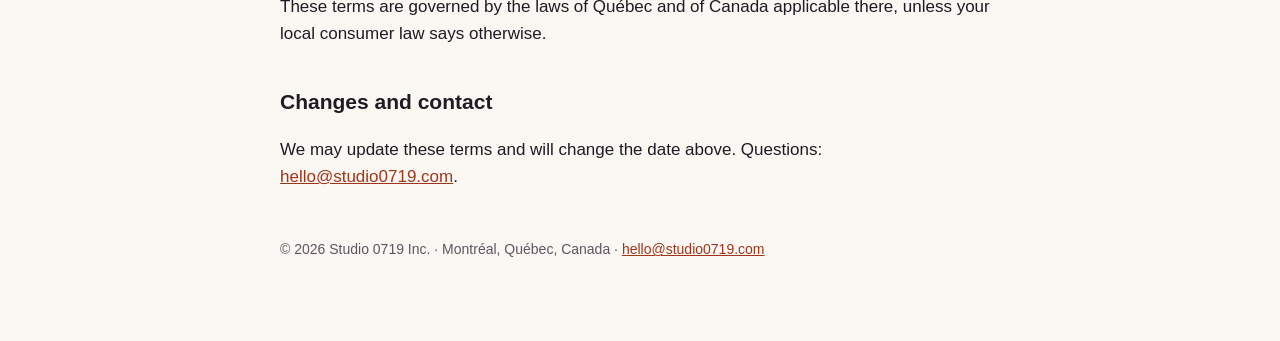
<file: journey/terms.html>
<!doctype html><html lang="en"><head><meta charset="utf-8">
<meta name="viewport" content="width=device-width,initial-scale=1"><title>Journey to Health Terms of Use</title>
<link rel="stylesheet" href="../style.css"></head><body>
<header class="site"><a class="brand" href="../index.html">Studio 0719</a>
<a href="../agewell/">AgeWell</a><a href="../journey/">Journey to Health</a><a href="../duet/">Duet</a></header>
<main><h1>AgeWell: Journey to Health — Terms of Use</h1><p class="lede">Last updated October 13, 2026</p>
<p>These terms are between you and Studio 0719 Inc.. By using Journey to Health you agree to them and to Apple's <a href="https://www.apple.com/legal/internet-services/itunes/dev/stdeula/">Licensed Application End User License Agreement</a> (the "Standard EULA"), which applies in full; where these terms add to it, both apply.</p>
<h2>Health and safety</h2><p class="note">Journey to Health is a wellness game for general information and motivation. It is not medical advice, and the body screening questions are not a diagnosis. Talk to your doctor before starting a new exercise program or if anything in the screening worries you.</p>
<h2>Subscriptions</h2><p>Journey to Health Monthly — chapters 1 and 2 are free; the subscription unlocks chapter 3 onward. Payment is charged to your Apple ID at confirmation of purchase. Subscriptions renew automatically at the same price and period unless cancelled at least 24 hours before the end of the current period; your account is charged for renewal within 24 hours before the period ends. Manage or cancel in your Apple ID settings. Any unused portion of a free trial is forfeited when you purchase a subscription. Refunds are handled by Apple under its policies. If a subscription ends, content you created stays yours; only premium features are locked.</p>
<h2>Your account</h2><p>Accounts are optional. Keep your sign-in details safe; you're responsible for activity on your account. You can delete it in the app at any time.</p>
<h2>Acceptable use</h2><p>Don't misuse the app: no reverse engineering beyond what the law allows, no interfering with the service, no using it to harass anyone.</p>
<h2>Content</h2><p>The app, its text, art and decks belong to Studio 0719 Inc.. What you create in the app is yours.</p>
<h2>Third-party services</h2><p>The app relies on Apple (App Store, iCloud), Google Firebase and RevenueCat. Their terms apply to their services.</p>
<h2>Disclaimers and liability</h2><p>The app is provided "as is". To the extent permitted by law, Studio 0719 Inc. is not liable for indirect or consequential damages, and our total liability is limited to the amount you paid for the app or subscription in the 12 months before the claim. Nothing in these terms limits rights you have as a consumer that cannot be limited, including under the Québec Consumer Protection Act.</p>
<h2>Law</h2><p>These terms are governed by the laws of Québec and of Canada applicable there, unless your local consumer law says otherwise.</p>
<h2>Changes and contact</h2><p>We may update these terms and will change the date above. Questions: <a href="mailto:hello@studio0719.com">hello@studio0719.com</a>.</p><footer>© 2026 Studio 0719 Inc. · Montréal, Québec, Canada · <a href="mailto:hello@studio0719.com">hello@studio0719.com</a></footer></main></body></html>
</file>
<file: style.css>
:root{--bg:#fbf8f3;--ink:#1f1a24;--muted:#5d5562;--line:#e6ddd0;--accent:#9e361c;--card:#fff}
@media (prefers-color-scheme:dark){:root{--bg:#17121a;--ink:#f3ebe3;--muted:#b9adb6;--line:#33293a;--accent:#ff8a5c;--card:#201923}}
*{box-sizing:border-box}body{margin:0;background:var(--bg);color:var(--ink);font:17px/1.6 -apple-system,BlinkMacSystemFont,"Inter","Segoe UI",sans-serif}
main{max-width:760px;margin:0 auto;padding:40px 20px 80px}a{color:var(--accent)}
header.site{max-width:760px;margin:0 auto;padding:20px 20px 0;display:flex;gap:16px;align-items:center;flex-wrap:wrap}
header.site a{color:var(--muted);text-decoration:none;font-size:15px}header.site a.brand{color:var(--ink);font-weight:700}
h1{font-size:34px;line-height:1.15;margin:.2em 0 .3em}h2{font-size:21px;margin:1.8em 0 .4em}p.lede{color:var(--muted);font-size:19px}
.cards{display:grid;grid-template-columns:repeat(auto-fit,minmax(210px,1fr));gap:14px;margin-top:24px}
.card{background:var(--card);border:1px solid var(--line);border-radius:16px;padding:18px}.card h3{margin:0 0 6px;font-size:18px}
.card p{margin:0 0 10px;color:var(--muted);font-size:15px}.links a{margin-right:12px;font-size:15px}
.note{border-left:3px solid var(--accent);padding:4px 14px;color:var(--muted)}footer{color:var(--muted);font-size:14px;margin-top:48px}
dt{font-weight:600;margin-top:14px}dd{margin:2px 0 0}
</file>
